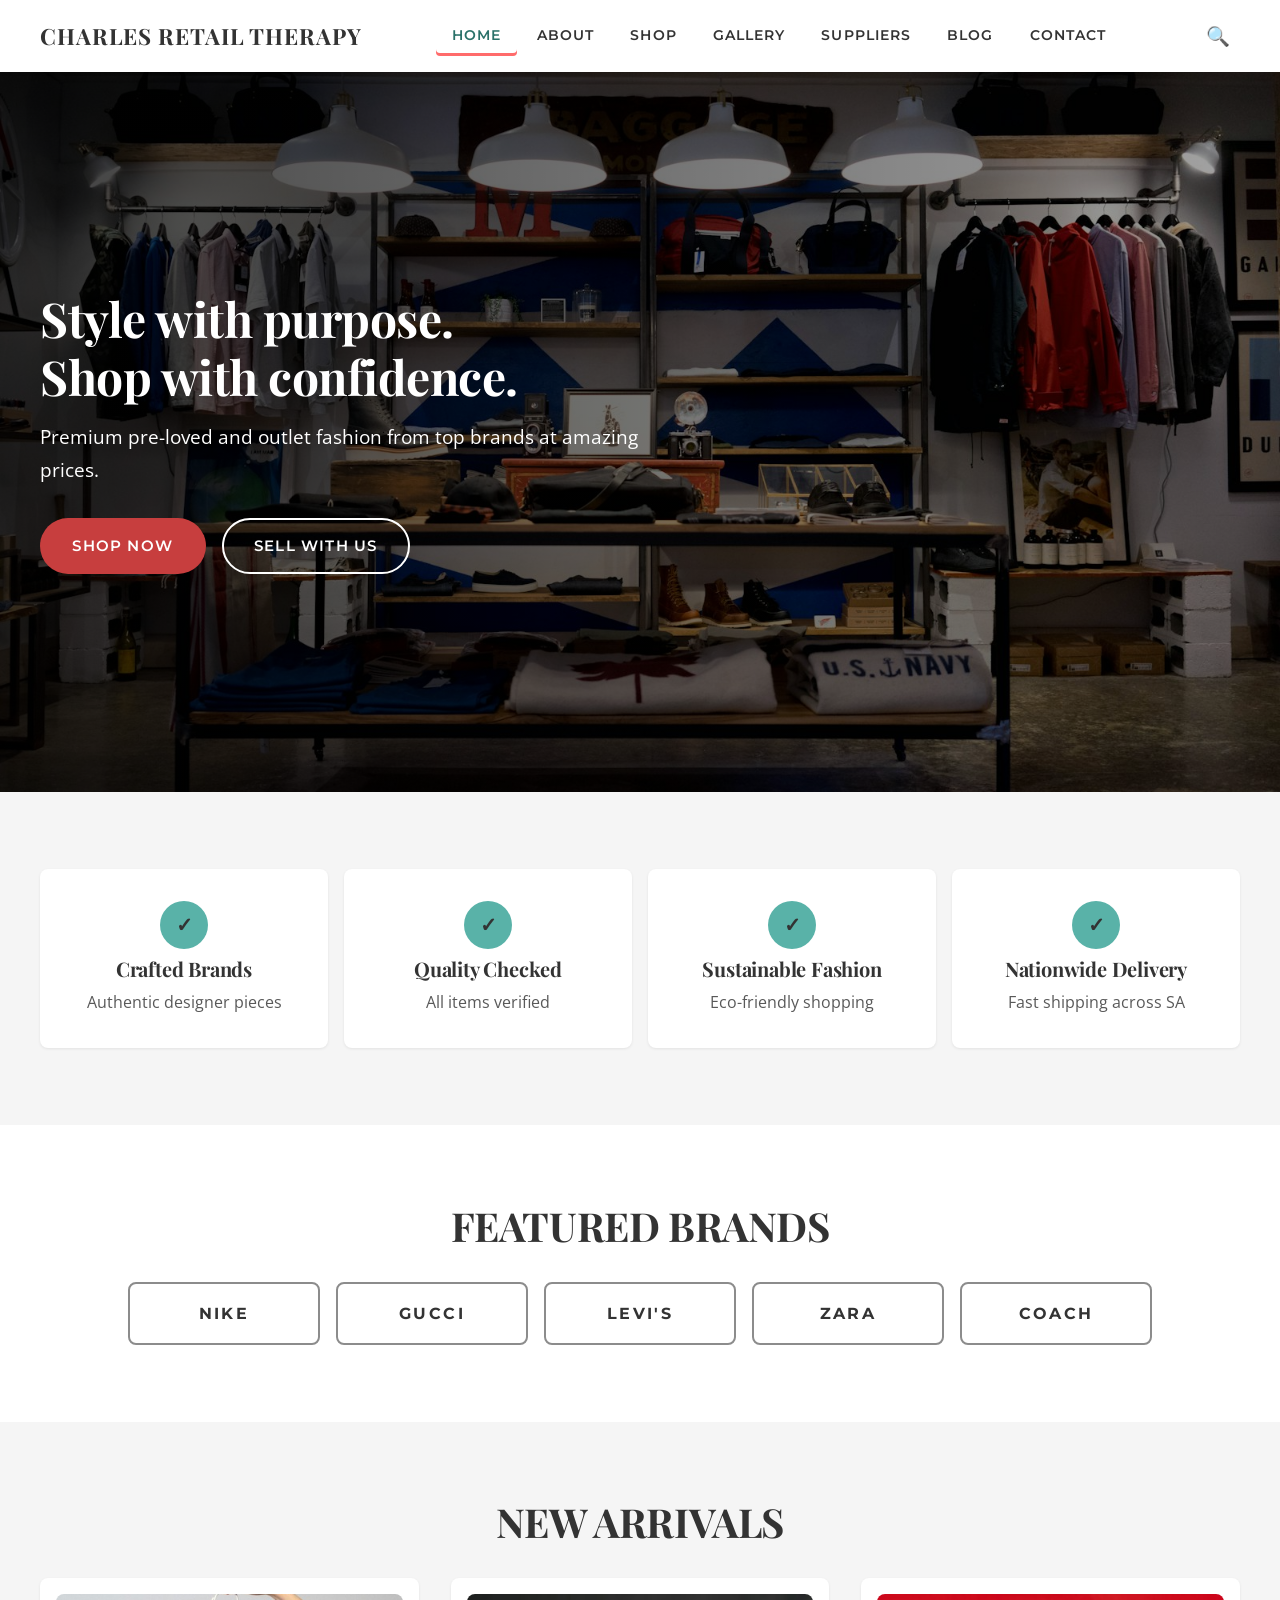
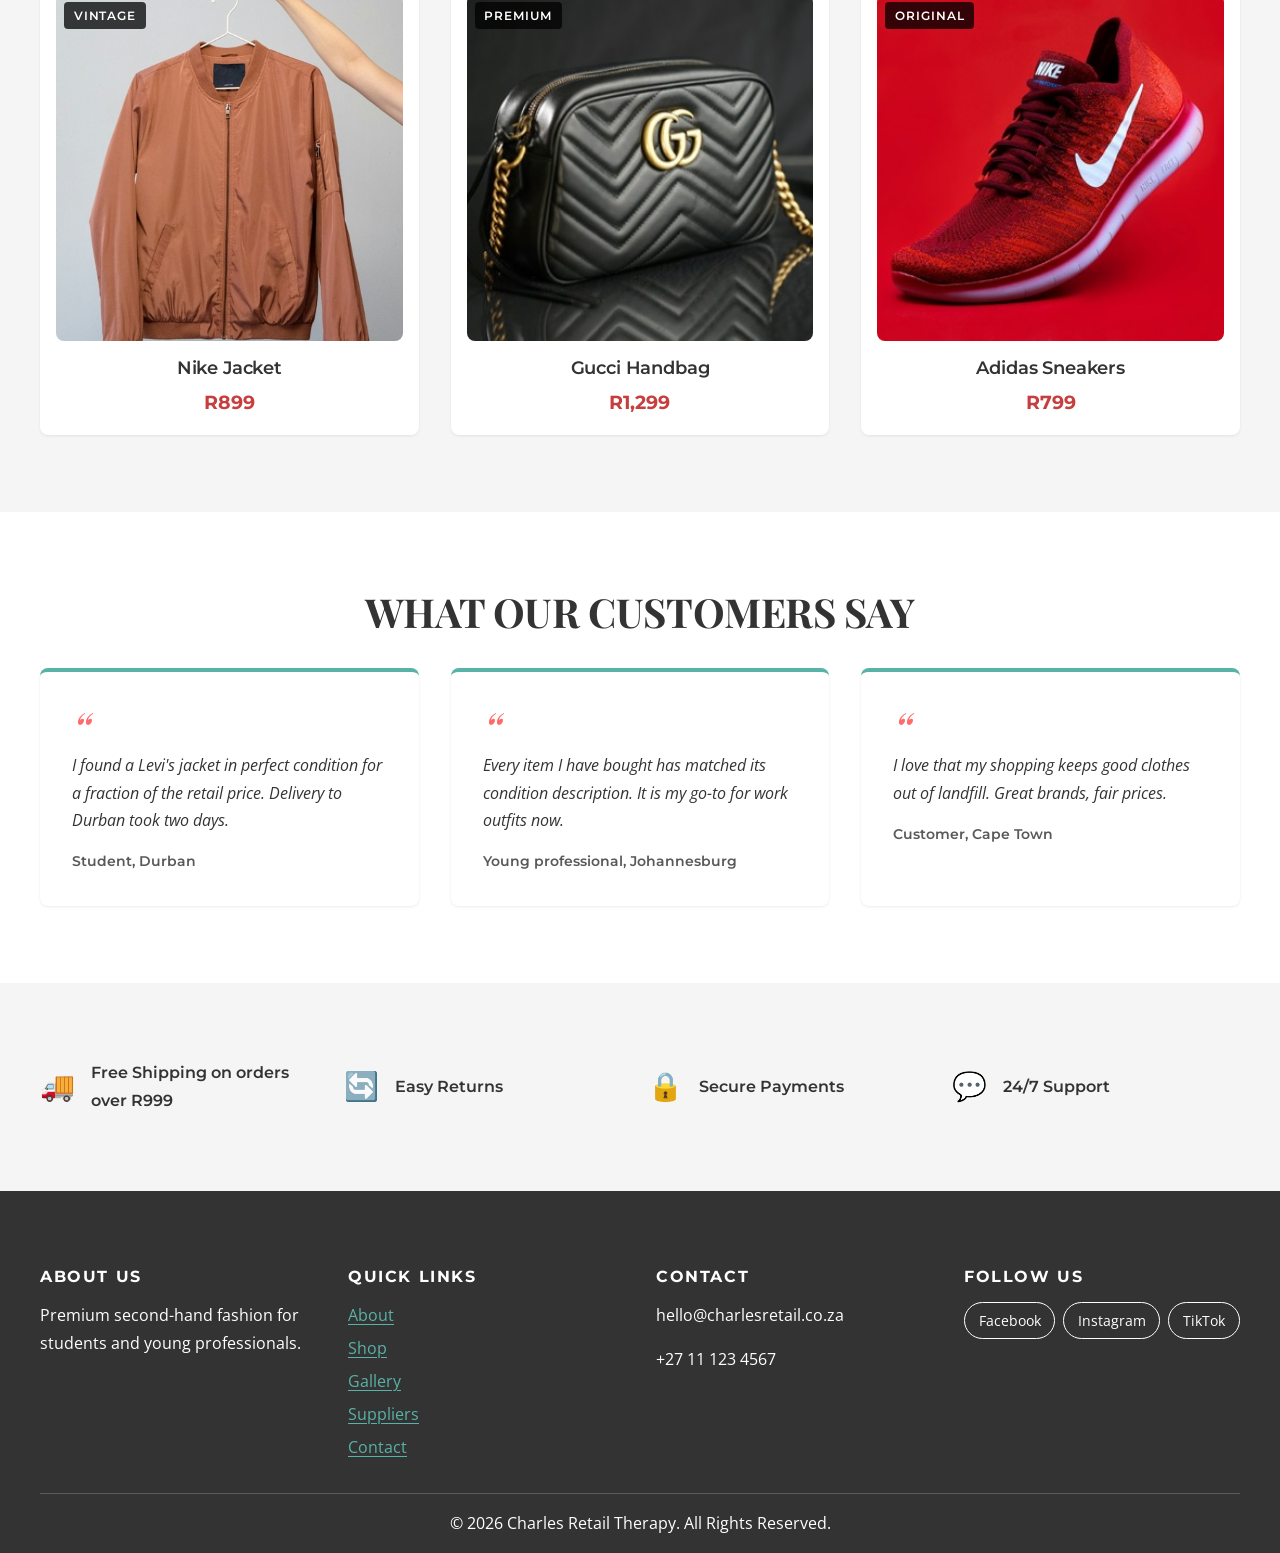
<file: index.html>
<!DOCTYPE html>
<html lang="en" class="no-js">
<head>
    <meta charset="UTF-8">
    <meta name="viewport" content="width=device-width, initial-scale=1.0">
    <meta name="description" content="Shop authentic pre-loved designer and sportswear brands like Nike, Gucci and Levi's at student-friendly prices. Quality checked, delivered across South Africa.">
    <meta name="keywords" content="second-hand designer clothes, pre-loved fashion South Africa, thrift Johannesburg, Charles Retail Therapy">
    <meta name="author" content="Tshiamo Mzimande">
    <meta property="og:title" content="Charles Retail Therapy | Second-Hand Designer Fashion SA">
    <meta property="og:description" content="Shop authentic pre-loved designer and sportswear brands like Nike, Gucci and Levi's at student-friendly prices. Quality checked, delivered across South Africa.">
    <meta property="og:type" content="website">
    <meta property="og:image" content="images/hero-store.jpg">
    <title>Charles Retail Therapy | Second-Hand Designer Fashion SA</title>
    <!-- Google Fonts: Playfair Display (headings), Montserrat (subheadings), Open Sans (body) -->
    <link rel="preconnect" href="https://fonts.googleapis.com">
    <link rel="preconnect" href="https://fonts.gstatic.com" crossorigin>
    <link rel="stylesheet" href="https://fonts.googleapis.com/css2?family=Montserrat:wght@500;600;700&family=Open+Sans:wght@400;600&family=Playfair+Display:wght@600;700&display=swap">
    <!-- Main stylesheet -->
    <link rel="stylesheet" href="style.css">
    <script>document.documentElement.classList.remove('no-js');</script>
    <script src="functions.js" defer></script>
</head>
<body>

    <a class="skip-link" href="#main-content">Skip to main content</a>

    <header class="site-header">
        <div class="container">
            <div class="logo">
                <p class="logo-title"><a href="index.html" class="logo-link">CHARLES RETAIL THERAPY</a></p>
            </div>
            <button class="nav-toggle" type="button" aria-expanded="false" aria-controls="main-nav">
                <span class="sr-only">Open menu</span>
                <span class="hamburger-bar" aria-hidden="true"></span>
                <span class="hamburger-bar" aria-hidden="true"></span>
                <span class="hamburger-bar" aria-hidden="true"></span>
            </button>
            <nav class="main-nav" id="main-nav" aria-label="Main navigation">
                <ul class="nav-list">
                    <li><a href="index.html" class="nav-link active" aria-current="page">Home</a></li>
                    <li><a href="about.html" class="nav-link">About</a></li>
                    <li><a href="products.html" class="nav-link">Shop</a></li>
                    <li><a href="gallery.html" class="nav-link">Gallery</a></li>
                    <li><a href="suppliers.html" class="nav-link">Suppliers</a></li>
                    <li><a href="blog.html" class="nav-link">Blog</a></li>
                    <li><a href="contact.html" class="nav-link">Contact</a></li>
                </ul>
            </nav>
            <a href="products.html" class="search-icon" aria-label="Search products"><span aria-hidden="true">&#128269;</span></a>
        </div>
    </header>

    <main id="main-content">

    <section class="hero">
        <div class="container">
            <div class="hero-content">
                <h1>Style with purpose.<br>Shop with confidence.</h1>
                <p>Premium pre-loved and outlet fashion from top brands at amazing prices.</p>
                <div class="hero-actions">
                    <a href="products.html" class="btn-primary">Shop Now</a>
                    <a href="suppliers.html" class="btn-secondary">Sell With Us</a>
                </div>
            </div>
        </div>
    </section>

    <section class="features">
        <div class="container features-grid">
            <div class="feature-item">
                <span class="feature-icon" aria-hidden="true">&#10003;</span>
                <h3>Crafted Brands</h3>
                <p>Authentic designer pieces</p>
            </div>
            <div class="feature-item">
                <span class="feature-icon" aria-hidden="true">&#10003;</span>
                <h3>Quality Checked</h3>
                <p>All items verified</p>
            </div>
            <div class="feature-item">
                <span class="feature-icon" aria-hidden="true">&#10003;</span>
                <h3>Sustainable Fashion</h3>
                <p>Eco-friendly shopping</p>
            </div>
            <div class="feature-item">
                <span class="feature-icon" aria-hidden="true">&#10003;</span>
                <h3>Nationwide Delivery</h3>
                <p>Fast shipping across SA</p>
            </div>
        </div>
    </section>

    <section class="featured-brands">
        <div class="container">
            <h2>FEATURED BRANDS</h2>
            <div class="brand-grid">
                <div class="brand-item">NIKE</div>
                <div class="brand-item">GUCCI</div>
                <div class="brand-item">LEVI'S</div>
                <div class="brand-item">ZARA</div>
                <div class="brand-item">COACH</div>
            </div>
        </div>
    </section>

    <section class="new-arrivals">
        <div class="container">
            <h2>NEW ARRIVALS</h2>
            <div class="product-grid">
                <div class="product-item">
                    <div class="product-image">
                        <img src="images/nike-jacket.jpg" srcset="images/nike-jacket-480.jpg 480w, images/nike-jacket.jpg 900w" sizes="(max-width: 768px) 100vw, (max-width: 1024px) 50vw, 400px" alt="Rust-coloured bomber jacket on a hanger" width="900" height="1200" loading="lazy">
                        <span class="image-tag">VINTAGE</span>
                    </div>
                    <h4>Nike Jacket</h4>
                    <p class="price">R899</p>
                </div>
                <div class="product-item">
                    <div class="product-image">
                        <img src="images/gucci-handbag.jpg" srcset="images/gucci-handbag-480.jpg 480w, images/gucci-handbag.jpg 900w" sizes="(max-width: 768px) 100vw, (max-width: 1024px) 50vw, 400px" alt="Black quilted Gucci crossbody bag with gold chain" width="900" height="601" loading="lazy">
                        <span class="image-tag">PREMIUM</span>
                    </div>
                    <h4>Gucci Handbag</h4>
                    <p class="price">R1,299</p>
                </div>
                <div class="product-item">
                    <div class="product-image">
                        <img src="images/sneakers.jpg" srcset="images/sneakers-480.jpg 480w, images/sneakers.jpg 900w" sizes="(max-width: 768px) 100vw, (max-width: 1024px) 50vw, 400px" alt="Red running sneaker on a red background" width="900" height="600" loading="lazy">
                        <span class="image-tag">ORIGINAL</span>
                    </div>
                    <h4>Adidas Sneakers</h4>
                    <p class="price">R799</p>
                </div>
            </div>
        </div>
    </section>

    <section class="testimonials">
        <div class="container">
            <h2>WHAT OUR CUSTOMERS SAY</h2>
            <div class="testimonial-grid">
                <figure class="testimonial-card">
                    <blockquote class="testimonial-quote">
                        <p>I found a Levi's jacket in perfect condition for a fraction of the retail price. Delivery to Durban took two days.</p>
                    </blockquote>
                    <figcaption class="testimonial-author">Student, Durban</figcaption>
                </figure>
                <figure class="testimonial-card">
                    <blockquote class="testimonial-quote">
                        <p>Every item I have bought has matched its condition description. It is my go-to for work outfits now.</p>
                    </blockquote>
                    <figcaption class="testimonial-author">Young professional, Johannesburg</figcaption>
                </figure>
                <figure class="testimonial-card">
                    <blockquote class="testimonial-quote">
                        <p>I love that my shopping keeps good clothes out of landfill. Great brands, fair prices.</p>
                    </blockquote>
                    <figcaption class="testimonial-author">Customer, Cape Town</figcaption>
                </figure>
            </div>
        </div>
    </section>

    <section class="benefits">
        <div class="container benefits-grid">
            <div class="benefit-item">
                <span class="benefit-icon" aria-hidden="true">&#128666;</span>
                <p>Free Shipping on orders over R999</p>
            </div>
            <div class="benefit-item">
                <span class="benefit-icon" aria-hidden="true">&#128260;</span>
                <p>Easy Returns</p>
            </div>
            <div class="benefit-item">
                <span class="benefit-icon" aria-hidden="true">&#128274;</span>
                <p>Secure Payments</p>
            </div>
            <div class="benefit-item">
                <span class="benefit-icon" aria-hidden="true">&#128172;</span>
                <p>24/7 Support</p>
            </div>
        </div>
    </section>

    </main>

    <footer class="site-footer">
        <div class="container">
            <div class="footer-content">
                <div class="footer-section">
                    <h4>About Us</h4>
                    <p>Premium second-hand fashion for students and young professionals.</p>
                </div>
                <div class="footer-section">
                    <h4>Quick Links</h4>
                    <ul>
                        <li><a href="about.html">About</a></li>
                        <li><a href="products.html">Shop</a></li>
                        <li><a href="gallery.html">Gallery</a></li>
                        <li><a href="suppliers.html">Suppliers</a></li>
                        <li><a href="contact.html">Contact</a></li>
                    </ul>
                </div>
                <div class="footer-section">
                    <h4>Contact</h4>
                    <p>hello@charlesretail.co.za</p>
                    <p>+27 11 123 4567</p>
                </div>
                <div class="footer-section">
                    <h4>Follow Us</h4>
                    <div class="social-icons">
                        <span>Facebook</span>
                        <span>Instagram</span>
                        <span>TikTok</span>
                    </div>
                </div>
            </div>
            <div class="footer-bottom">
                <p>&copy; 2026 Charles Retail Therapy. All Rights Reserved.</p>
            </div>
        </div>
    </footer>

</body>
</html>
</file>
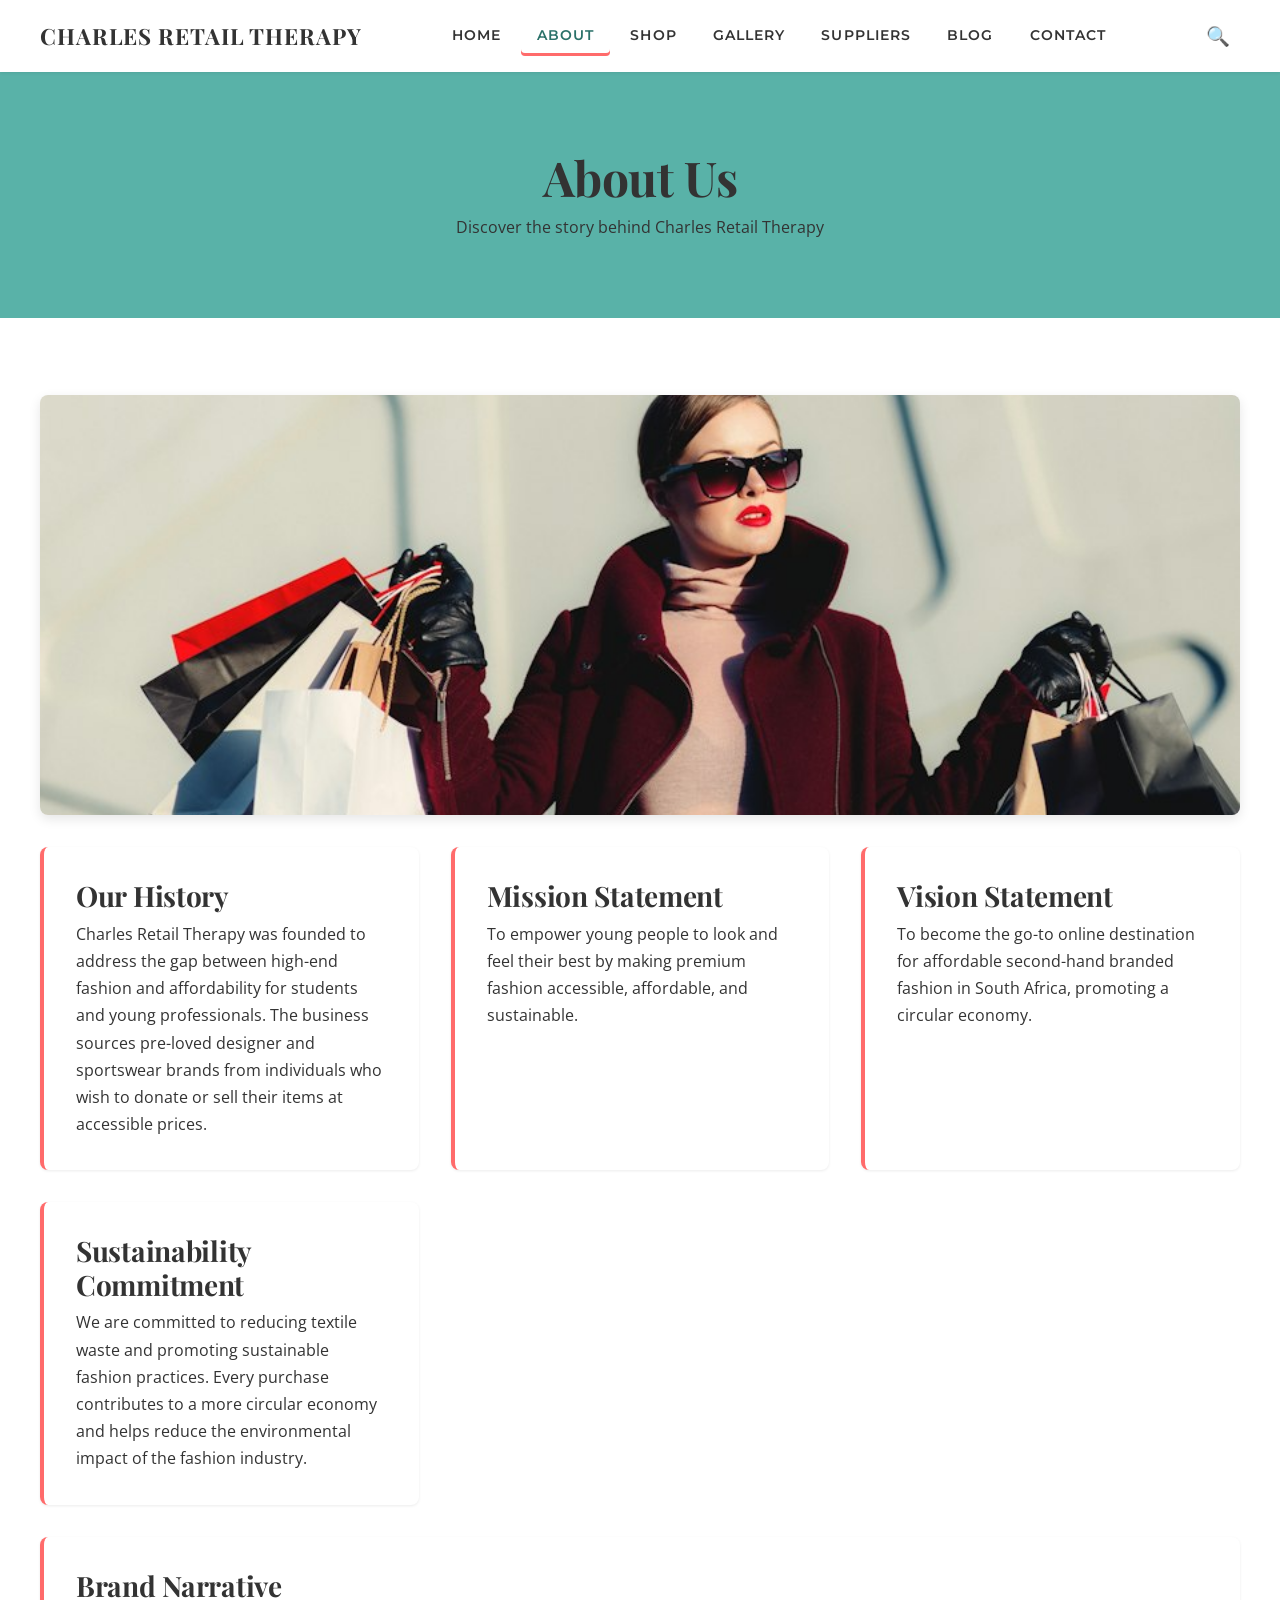
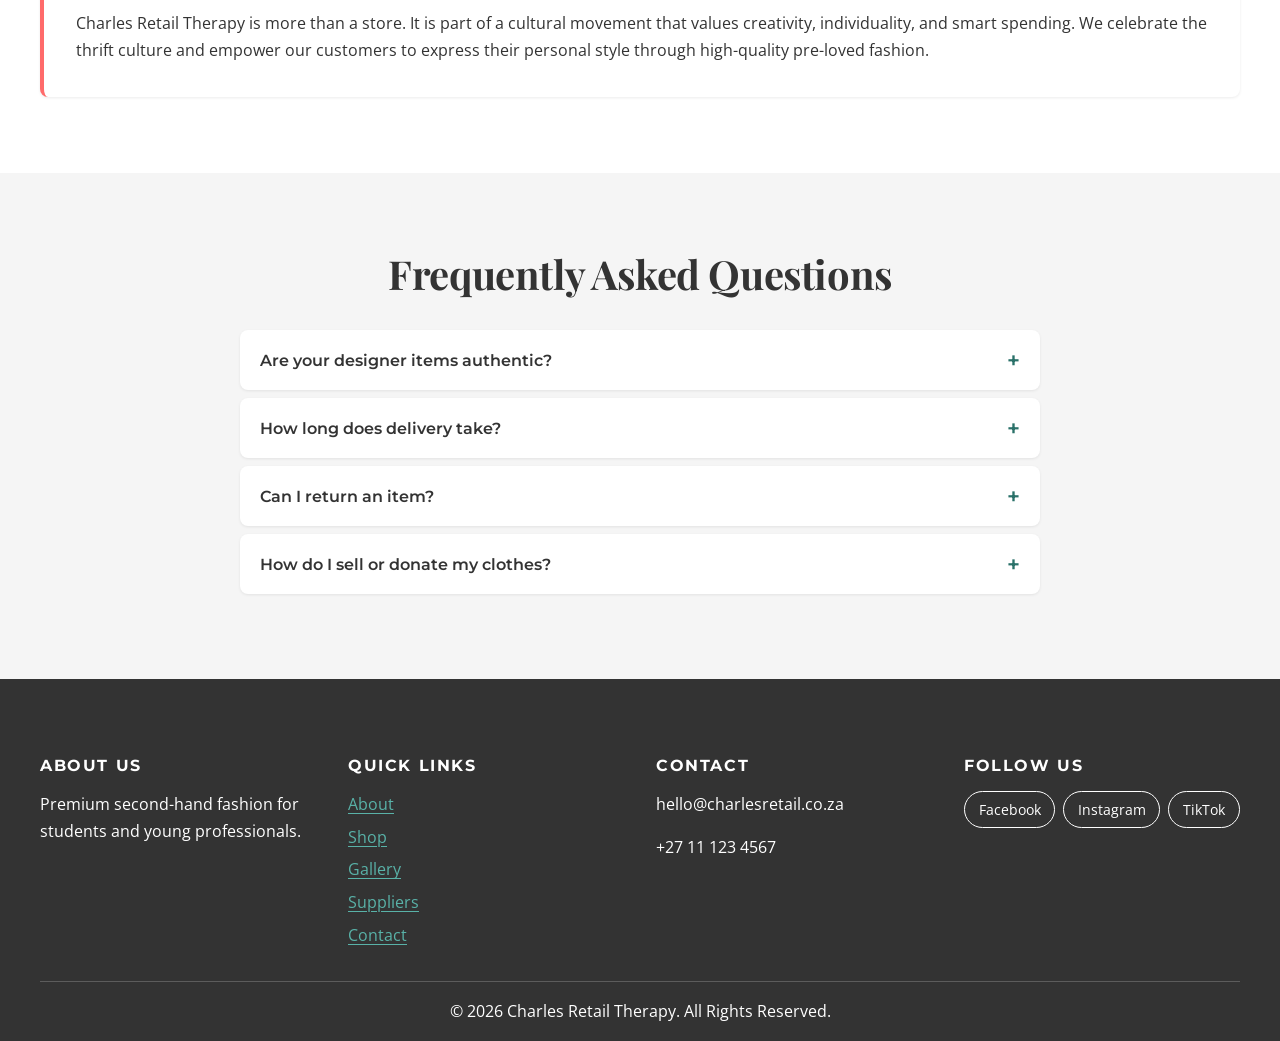
<file: about.html>
<!DOCTYPE html>
<html lang="en" class="no-js">
<head>
    <meta charset="UTF-8">
    <meta name="viewport" content="width=device-width, initial-scale=1.0">
    <meta name="description" content="Learn how Charles Retail Therapy makes luxury fashion affordable for students and young professionals while cutting textile waste through circular fashion.">
    <meta name="keywords" content="about Charles Retail Therapy, sustainable fashion, circular economy, affordable luxury clothing">
    <meta name="author" content="Tshiamo Mzimande">
    <meta property="og:title" content="About Charles Retail Therapy | Sustainable Fashion Story">
    <meta property="og:description" content="Learn how Charles Retail Therapy makes luxury fashion affordable for students and young professionals while cutting textile waste through circular fashion.">
    <meta property="og:type" content="website">
    <meta property="og:image" content="images/hero-store.jpg">
    <title>About Charles Retail Therapy | Sustainable Fashion Story</title>
    <!-- Google Fonts: Playfair Display (headings), Montserrat (subheadings), Open Sans (body) -->
    <link rel="preconnect" href="https://fonts.googleapis.com">
    <link rel="preconnect" href="https://fonts.gstatic.com" crossorigin>
    <link rel="stylesheet" href="https://fonts.googleapis.com/css2?family=Montserrat:wght@500;600;700&family=Open+Sans:wght@400;600&family=Playfair+Display:wght@600;700&display=swap">
    <!-- Main stylesheet -->
    <link rel="stylesheet" href="style.css">
    <script>document.documentElement.classList.remove('no-js');</script>
    <script src="functions.js" defer></script>
</head>
<body>

    <a class="skip-link" href="#main-content">Skip to main content</a>

    <header class="site-header">
        <div class="container">
            <div class="logo">
                <p class="logo-title"><a href="index.html" class="logo-link">CHARLES RETAIL THERAPY</a></p>
            </div>
            <button class="nav-toggle" type="button" aria-expanded="false" aria-controls="main-nav">
                <span class="sr-only">Open menu</span>
                <span class="hamburger-bar" aria-hidden="true"></span>
                <span class="hamburger-bar" aria-hidden="true"></span>
                <span class="hamburger-bar" aria-hidden="true"></span>
            </button>
            <nav class="main-nav" id="main-nav" aria-label="Main navigation">
                <ul class="nav-list">
                    <li><a href="index.html" class="nav-link">Home</a></li>
                    <li><a href="about.html" class="nav-link active" aria-current="page">About</a></li>
                    <li><a href="products.html" class="nav-link">Shop</a></li>
                    <li><a href="gallery.html" class="nav-link">Gallery</a></li>
                    <li><a href="suppliers.html" class="nav-link">Suppliers</a></li>
                    <li><a href="blog.html" class="nav-link">Blog</a></li>
                    <li><a href="contact.html" class="nav-link">Contact</a></li>
                </ul>
            </nav>
            <a href="products.html" class="search-icon" aria-label="Search products"><span aria-hidden="true">&#128269;</span></a>
        </div>
    </header>

    <main id="main-content">

    <section class="page-header">
        <div class="container">
            <h1>About Us</h1>
            <p>Discover the story behind Charles Retail Therapy</p>
        </div>
    </section>

    <section class="about-content">
        <div class="container">
            <picture>
                <source media="(max-width: 480px)" srcset="images/shopping-480.jpg">
                <img class="section-image" src="images/shopping.jpg" alt="Woman in sunglasses carrying shopping bags" width="900" height="600" loading="lazy">
            </picture>
            <div class="about-grid">
                <div class="about-text">
                    <h3>Our History</h3>
                    <p>Charles Retail Therapy was founded to address the gap between high-end fashion and affordability for students and young professionals. The business sources pre-loved designer and sportswear brands from individuals who wish to donate or sell their items at accessible prices.</p>
                </div>
                <div class="about-text">
                    <h3>Mission Statement</h3>
                    <p>To empower young people to look and feel their best by making premium fashion accessible, affordable, and sustainable.</p>
                </div>
                <div class="about-text">
                    <h3>Vision Statement</h3>
                    <p>To become the go-to online destination for affordable second-hand branded fashion in South Africa, promoting a circular economy.</p>
                </div>
                <div class="about-text">
                    <h3>Sustainability Commitment</h3>
                    <p>We are committed to reducing textile waste and promoting sustainable fashion practices. Every purchase contributes to a more circular economy and helps reduce the environmental impact of the fashion industry.</p>
                </div>
                <div class="about-text">
                    <h3>Brand Narrative</h3>
                    <p>Charles Retail Therapy is more than a store. It is part of a cultural movement that values creativity, individuality, and smart spending. We celebrate the thrift culture and empower our customers to express their personal style through high-quality pre-loved fashion.</p>
                </div>
            </div>
        </div>
    </section>

    <section class="faq">
        <div class="container">
            <h2>Frequently Asked Questions</h2>
            <div class="accordion">
                <div class="accordion-item">
                    <h3><button type="button" class="accordion-trigger" aria-expanded="false" aria-controls="faq-1">Are your designer items authentic?</button></h3>
                    <div class="accordion-panel" id="faq-1" hidden><p>Yes. Every item is checked for brand labels, stitching and materials before it is listed, and we grade its condition honestly.</p></div>
                </div>
                <div class="accordion-item">
                    <h3><button type="button" class="accordion-trigger" aria-expanded="false" aria-controls="faq-2">How long does delivery take?</button></h3>
                    <div class="accordion-panel" id="faq-2" hidden><p>Orders reach major centres (Johannesburg, Durban, Cape Town) in 2–4 working days. Shipping is free on orders over R999.</p></div>
                </div>
                <div class="accordion-item">
                    <h3><button type="button" class="accordion-trigger" aria-expanded="false" aria-controls="faq-3">Can I return an item?</button></h3>
                    <div class="accordion-panel" id="faq-3" hidden><p>You can return any item within 14 days if it does not match its description. Contact us and we will arrange the collection.</p></div>
                </div>
                <div class="accordion-item">
                    <h3><button type="button" class="accordion-trigger" aria-expanded="false" aria-controls="faq-4">How do I sell or donate my clothes?</button></h3>
                    <div class="accordion-panel" id="faq-4" hidden><p>Fill in the enquiry form on our <a href="suppliers.html">Suppliers page</a>. You will get an instant estimated payout and we will contact you within two working days.</p></div>
                </div>
            </div>
        </div>
    </section>

    </main>

    <footer class="site-footer">
        <div class="container">
            <div class="footer-content">
                <div class="footer-section">
                    <h4>About Us</h4>
                    <p>Premium second-hand fashion for students and young professionals.</p>
                </div>
                <div class="footer-section">
                    <h4>Quick Links</h4>
                    <ul>
                        <li><a href="about.html">About</a></li>
                        <li><a href="products.html">Shop</a></li>
                        <li><a href="gallery.html">Gallery</a></li>
                        <li><a href="suppliers.html">Suppliers</a></li>
                        <li><a href="contact.html">Contact</a></li>
                    </ul>
                </div>
                <div class="footer-section">
                    <h4>Contact</h4>
                    <p>hello@charlesretail.co.za</p>
                    <p>+27 11 123 4567</p>
                </div>
                <div class="footer-section">
                    <h4>Follow Us</h4>
                    <div class="social-icons">
                        <span>Facebook</span>
                        <span>Instagram</span>
                        <span>TikTok</span>
                    </div>
                </div>
            </div>
            <div class="footer-bottom">
                <p>&copy; 2026 Charles Retail Therapy. All Rights Reserved.</p>
            </div>
        </div>
    </footer>

</body>
</html>
</file>
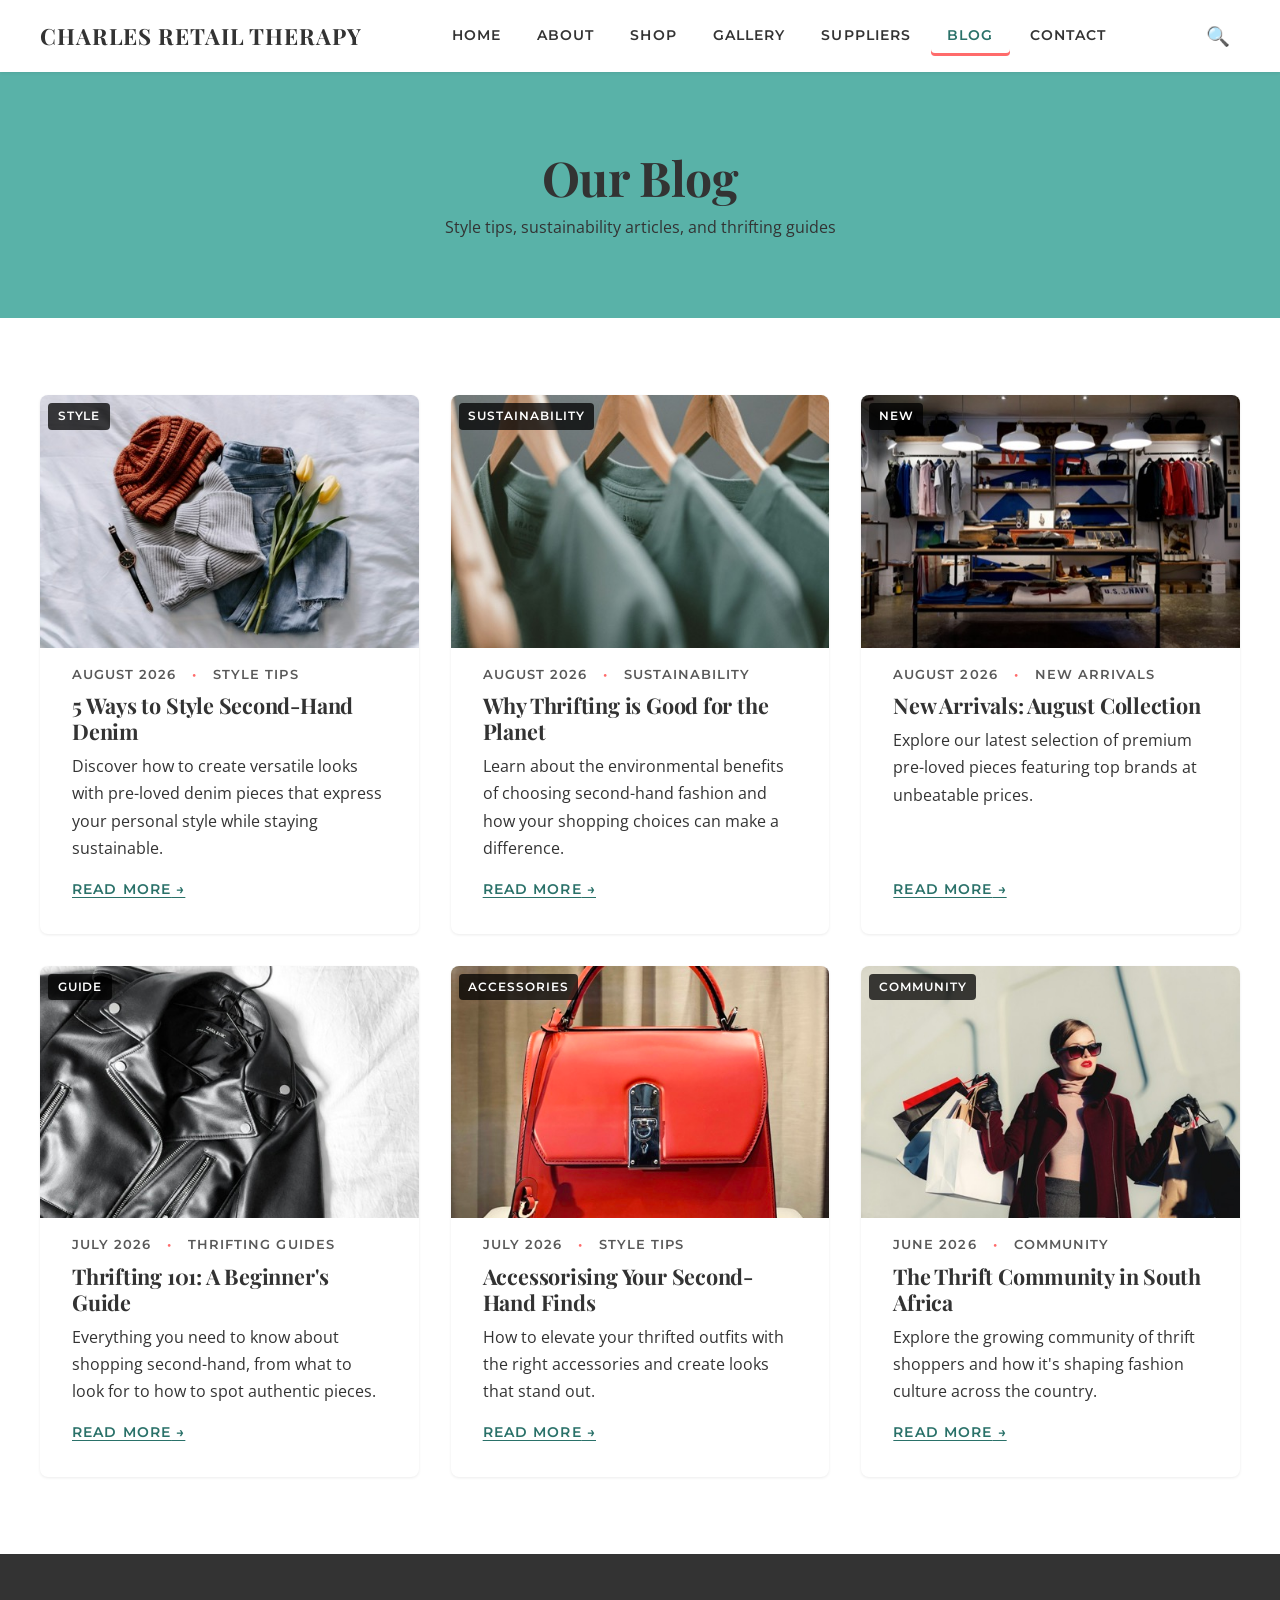
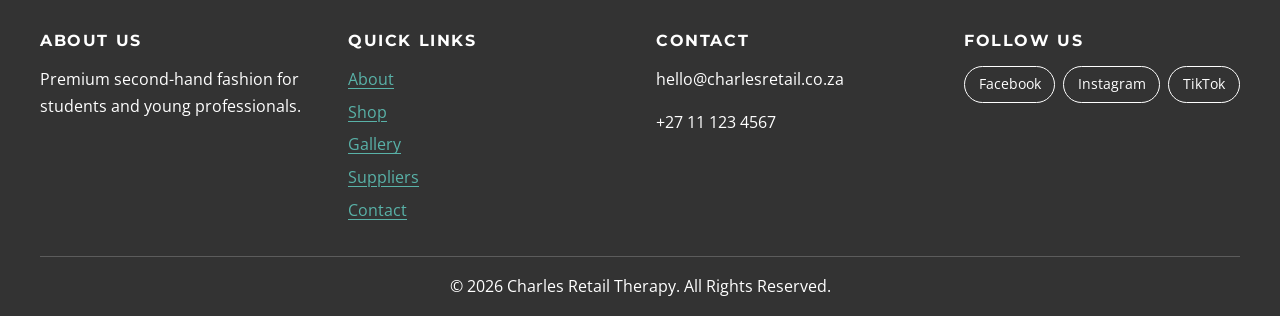
<file: blog.html>
<!DOCTYPE html>
<html lang="en" class="no-js">
<head>
    <meta charset="UTF-8">
    <meta name="viewport" content="width=device-width, initial-scale=1.0">
    <meta name="description" content="Read style tips, sustainable fashion advice and new arrival updates from Charles Retail Therapy, South Africa's home of pre-loved designer clothing.">
    <meta name="keywords" content="sustainable fashion blog, thrift style tips, pre-loved fashion news, circular fashion South Africa">
    <meta name="author" content="Tshiamo Mzimande">
    <meta property="og:title" content="Style & Sustainability Blog | Charles Retail Therapy">
    <meta property="og:description" content="Read style tips, sustainable fashion advice and new arrival updates from Charles Retail Therapy, South Africa's home of pre-loved designer clothing.">
    <meta property="og:type" content="website">
    <meta property="og:image" content="images/hero-store.jpg">
    <title>Style & Sustainability Blog | Charles Retail Therapy</title>
    <!-- Google Fonts: Playfair Display (headings), Montserrat (subheadings), Open Sans (body) -->
    <link rel="preconnect" href="https://fonts.googleapis.com">
    <link rel="preconnect" href="https://fonts.gstatic.com" crossorigin>
    <link rel="stylesheet" href="https://fonts.googleapis.com/css2?family=Montserrat:wght@500;600;700&family=Open+Sans:wght@400;600&family=Playfair+Display:wght@600;700&display=swap">
    <!-- Main stylesheet -->
    <link rel="stylesheet" href="style.css">
    <script>document.documentElement.classList.remove('no-js');</script>
    <script src="functions.js" defer></script>
</head>
<body>

    <a class="skip-link" href="#main-content">Skip to main content</a>

    <header class="site-header">
        <div class="container">
            <div class="logo">
                <p class="logo-title"><a href="index.html" class="logo-link">CHARLES RETAIL THERAPY</a></p>
            </div>
            <button class="nav-toggle" type="button" aria-expanded="false" aria-controls="main-nav">
                <span class="sr-only">Open menu</span>
                <span class="hamburger-bar" aria-hidden="true"></span>
                <span class="hamburger-bar" aria-hidden="true"></span>
                <span class="hamburger-bar" aria-hidden="true"></span>
            </button>
            <nav class="main-nav" id="main-nav" aria-label="Main navigation">
                <ul class="nav-list">
                    <li><a href="index.html" class="nav-link">Home</a></li>
                    <li><a href="about.html" class="nav-link">About</a></li>
                    <li><a href="products.html" class="nav-link">Shop</a></li>
                    <li><a href="gallery.html" class="nav-link">Gallery</a></li>
                    <li><a href="suppliers.html" class="nav-link">Suppliers</a></li>
                    <li><a href="blog.html" class="nav-link active" aria-current="page">Blog</a></li>
                    <li><a href="contact.html" class="nav-link">Contact</a></li>
                </ul>
            </nav>
            <a href="products.html" class="search-icon" aria-label="Search products"><span aria-hidden="true">&#128269;</span></a>
        </div>
    </header>

    <main id="main-content">

    <section class="page-header">
        <div class="container">
            <h1>Our Blog</h1>
            <p>Style tips, sustainability articles, and thrifting guides</p>
        </div>
    </section>

    <section class="blog-content">
        <div class="container">
            <div class="blog-grid">
                <article class="blog-post">
                    <div class="blog-image">
                        <img src="images/outfit-flatlay.jpg" srcset="images/outfit-flatlay-480.jpg 480w, images/outfit-flatlay.jpg 900w" sizes="(max-width: 768px) 100vw, (max-width: 1024px) 50vw, 400px" alt="Flat lay of jeans, knit jumper, beanie and watch" width="900" height="600" loading="lazy">
                        <span class="image-tag">STYLE</span>
                    </div>
                    <div class="blog-meta">
                        <span>August 2026</span>
                        <span>Style Tips</span>
                    </div>
                    <h3>5 Ways to Style Second-Hand Denim</h3>
                    <p>Discover how to create versatile looks with pre-loved denim pieces that express your personal style while staying sustainable.</p>
                    <a href="#" class="read-more">Read More</a>
                </article>

                <article class="blog-post">
                    <div class="blog-image">
                        <img src="images/tshirt-rack.jpg" srcset="images/tshirt-rack-480.jpg 480w, images/tshirt-rack.jpg 900w" sizes="(max-width: 768px) 100vw, (max-width: 1024px) 50vw, 400px" alt="Green T-shirts hanging on wooden hangers" width="900" height="600" loading="lazy">
                        <span class="image-tag">SUSTAINABILITY</span>
                    </div>
                    <div class="blog-meta">
                        <span>August 2026</span>
                        <span>Sustainability</span>
                    </div>
                    <h3>Why Thrifting is Good for the Planet</h3>
                    <p>Learn about the environmental benefits of choosing second-hand fashion and how your shopping choices can make a difference.</p>
                    <a href="#" class="read-more">Read More</a>
                </article>

                <article class="blog-post">
                    <div class="blog-image">
                        <img src="images/hero-store.jpg" srcset="images/hero-store-480.jpg 480w, images/hero-store.jpg 900w" sizes="(max-width: 768px) 100vw, (max-width: 1024px) 50vw, 400px" alt="Inside a clothing boutique with stocked shelves and rails" width="900" height="601" loading="lazy">
                        <span class="image-tag">NEW</span>
                    </div>
                    <div class="blog-meta">
                        <span>August 2026</span>
                        <span>New Arrivals</span>
                    </div>
                    <h3>New Arrivals: August Collection</h3>
                    <p>Explore our latest selection of premium pre-loved pieces featuring top brands at unbeatable prices.</p>
                    <a href="#" class="read-more">Read More</a>
                </article>

                <article class="blog-post">
                    <div class="blog-image">
                        <img src="images/leather-jacket.jpg" srcset="images/leather-jacket-480.jpg 480w, images/leather-jacket.jpg 900w" sizes="(max-width: 768px) 100vw, (max-width: 1024px) 50vw, 400px" alt="Black leather biker jacket on a hanger" width="900" height="1200" loading="lazy">
                        <span class="image-tag">GUIDE</span>
                    </div>
                    <div class="blog-meta">
                        <span>July 2026</span>
                        <span>Thrifting Guides</span>
                    </div>
                    <h3>Thrifting 101: A Beginner's Guide</h3>
                    <p>Everything you need to know about shopping second-hand, from what to look for to how to spot authentic pieces.</p>
                    <a href="#" class="read-more">Read More</a>
                </article>

                <article class="blog-post">
                    <div class="blog-image">
                        <img src="images/coach-bag.jpg" srcset="images/coach-bag-480.jpg 480w, images/coach-bag.jpg 900w" sizes="(max-width: 768px) 100vw, (max-width: 1024px) 50vw, 400px" alt="Red leather top-handle handbag" width="900" height="1200" loading="lazy">
                        <span class="image-tag">ACCESSORIES</span>
                    </div>
                    <div class="blog-meta">
                        <span>July 2026</span>
                        <span>Style Tips</span>
                    </div>
                    <h3>Accessorising Your Second-Hand Finds</h3>
                    <p>How to elevate your thrifted outfits with the right accessories and create looks that stand out.</p>
                    <a href="#" class="read-more">Read More</a>
                </article>

                <article class="blog-post">
                    <div class="blog-image">
                        <img src="images/shopping.jpg" srcset="images/shopping-480.jpg 480w, images/shopping.jpg 900w" sizes="(max-width: 768px) 100vw, (max-width: 1024px) 50vw, 400px" alt="Woman in sunglasses carrying shopping bags" width="900" height="600" loading="lazy">
                        <span class="image-tag">COMMUNITY</span>
                    </div>
                    <div class="blog-meta">
                        <span>June 2026</span>
                        <span>Community</span>
                    </div>
                    <h3>The Thrift Community in South Africa</h3>
                    <p>Explore the growing community of thrift shoppers and how it's shaping fashion culture across the country.</p>
                    <a href="#" class="read-more">Read More</a>
                </article>
            </div>
        </div>
    </section>

    </main>

    <footer class="site-footer">
        <div class="container">
            <div class="footer-content">
                <div class="footer-section">
                    <h4>About Us</h4>
                    <p>Premium second-hand fashion for students and young professionals.</p>
                </div>
                <div class="footer-section">
                    <h4>Quick Links</h4>
                    <ul>
                        <li><a href="about.html">About</a></li>
                        <li><a href="products.html">Shop</a></li>
                        <li><a href="gallery.html">Gallery</a></li>
                        <li><a href="suppliers.html">Suppliers</a></li>
                        <li><a href="contact.html">Contact</a></li>
                    </ul>
                </div>
                <div class="footer-section">
                    <h4>Contact</h4>
                    <p>hello@charlesretail.co.za</p>
                    <p>+27 11 123 4567</p>
                </div>
                <div class="footer-section">
                    <h4>Follow Us</h4>
                    <div class="social-icons">
                        <span>Facebook</span>
                        <span>Instagram</span>
                        <span>TikTok</span>
                    </div>
                </div>
            </div>
            <div class="footer-bottom">
                <p>&copy; 2026 Charles Retail Therapy. All Rights Reserved.</p>
            </div>
        </div>
    </footer>

</body>
</html>
</file>
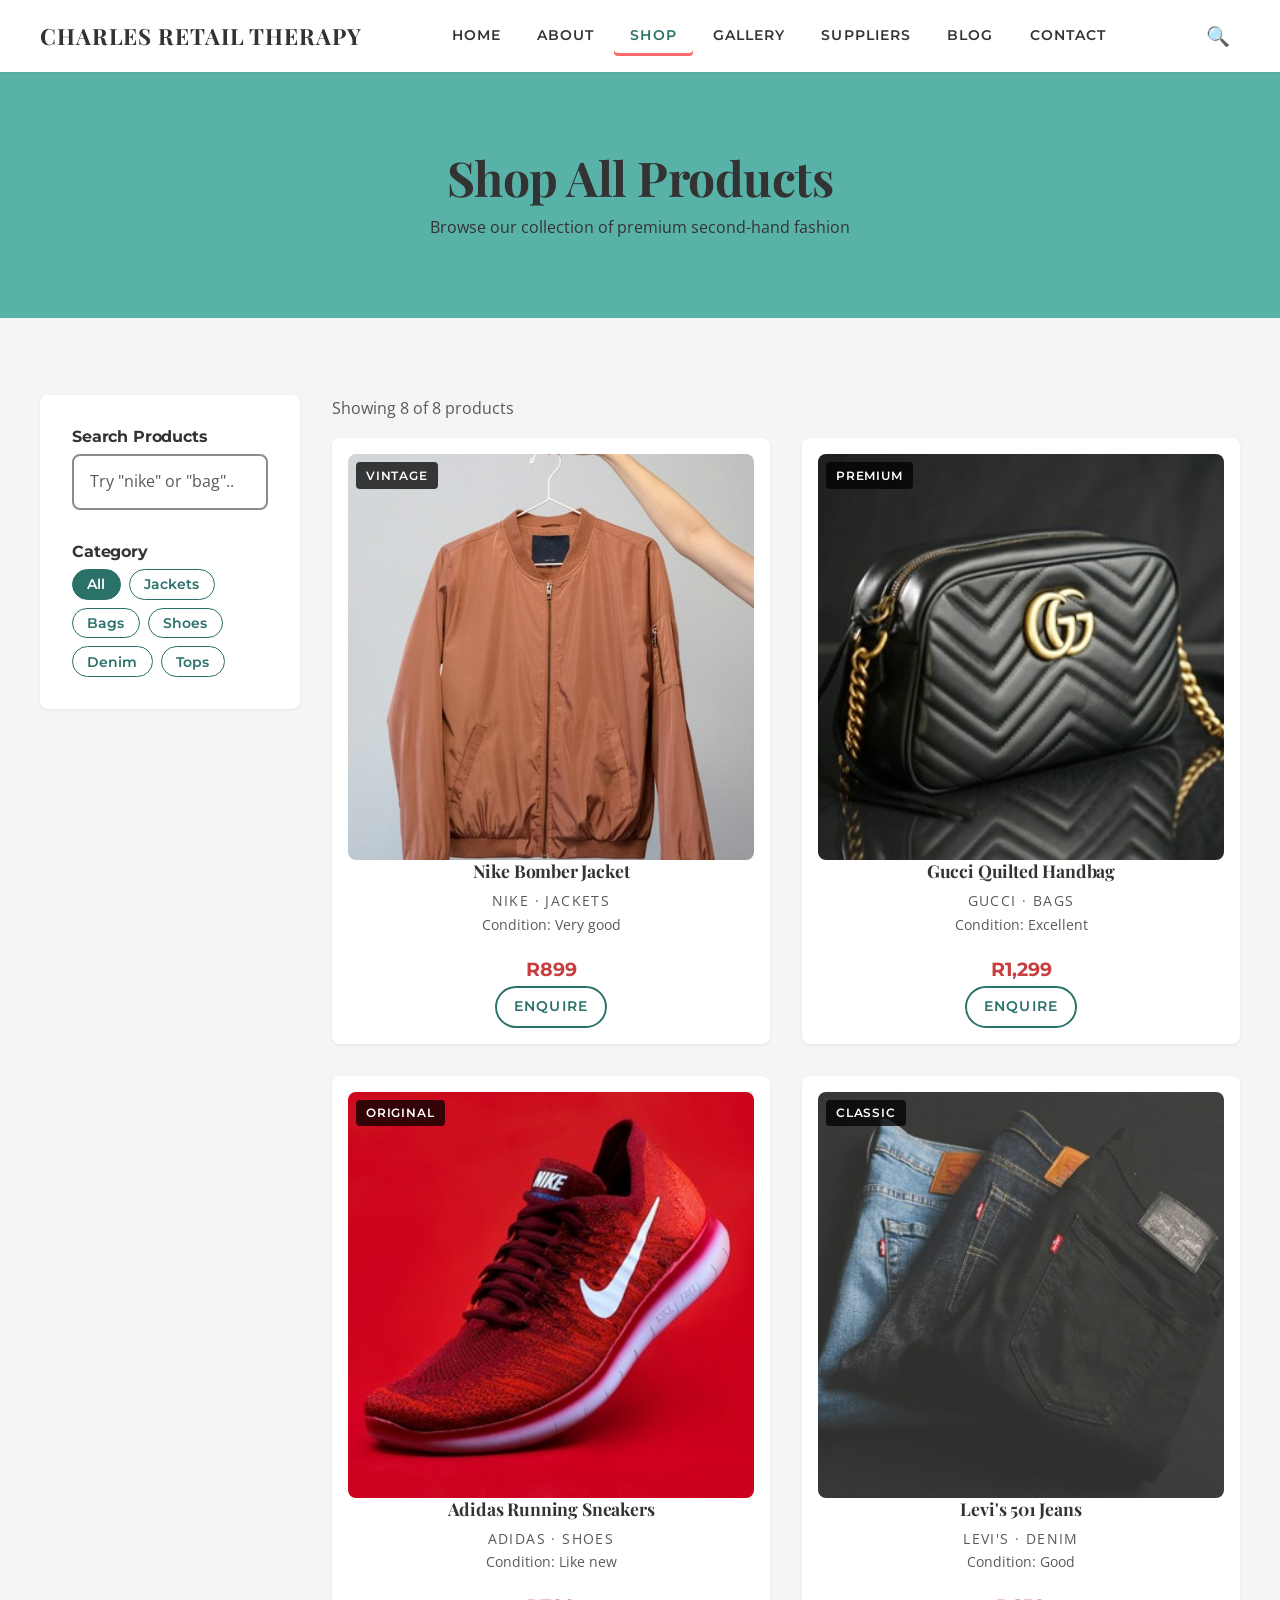
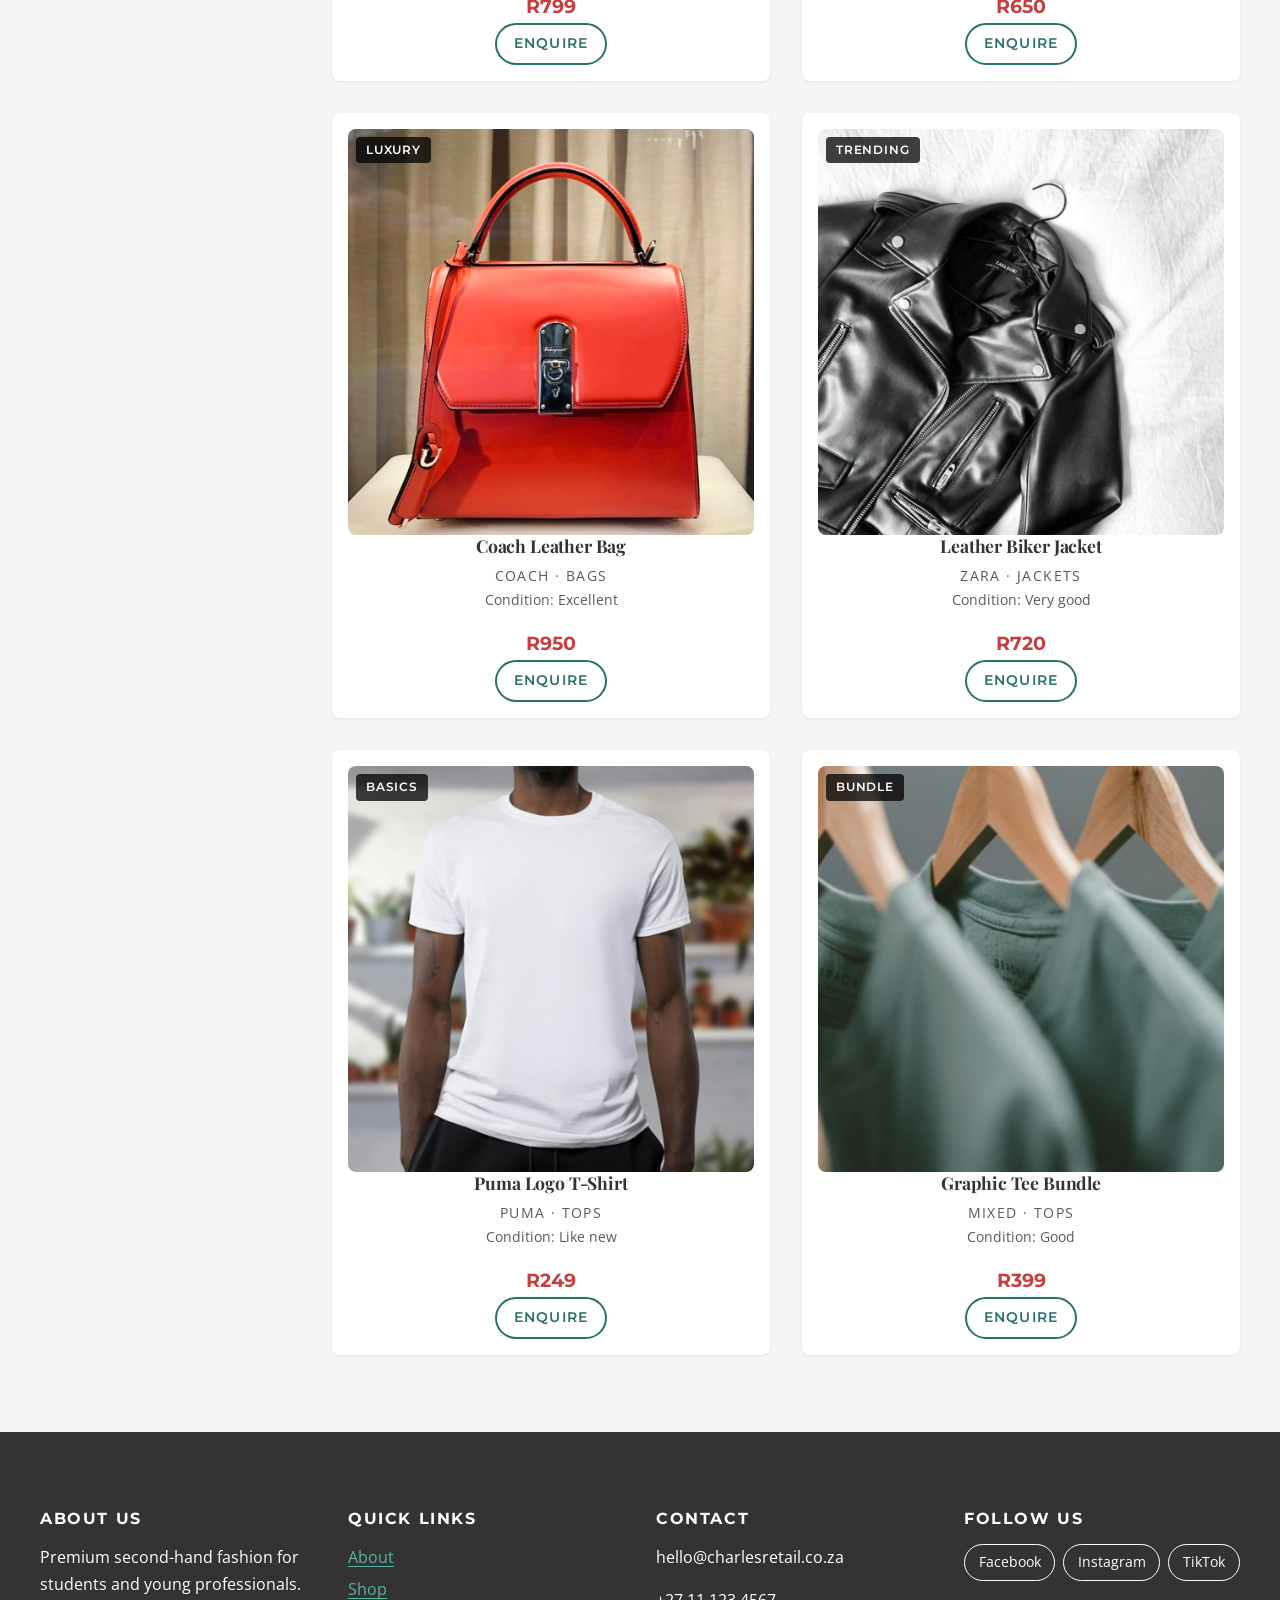
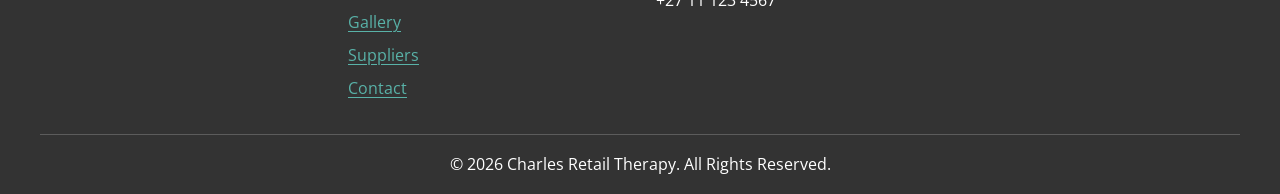
<file: products.html>
<!DOCTYPE html>
<html lang="en" class="no-js">
<head>
    <meta charset="UTF-8">
    <meta name="viewport" content="width=device-width, initial-scale=1.0">
    <meta name="description" content="Browse and search pre-loved Nike, Gucci, Coach, Levi's and Adidas items. Filter by category, compare prices and find authentic designer fashion for less.">
    <meta name="keywords" content="buy second-hand designer clothes, pre-loved handbags, vintage jackets, cheap sneakers South Africa">
    <meta name="author" content="Tshiamo Mzimande">
    <meta property="og:title" content="Shop Pre-Loved Designer Clothing | Charles Retail Therapy">
    <meta property="og:description" content="Browse and search pre-loved Nike, Gucci, Coach, Levi's and Adidas items. Filter by category, compare prices and find authentic designer fashion for less.">
    <meta property="og:type" content="website">
    <meta property="og:image" content="images/hero-store.jpg">
    <title>Shop Pre-Loved Designer Clothing | Charles Retail Therapy</title>
    <!-- Google Fonts: Playfair Display (headings), Montserrat (subheadings), Open Sans (body) -->
    <link rel="preconnect" href="https://fonts.googleapis.com">
    <link rel="preconnect" href="https://fonts.gstatic.com" crossorigin>
    <link rel="stylesheet" href="https://fonts.googleapis.com/css2?family=Montserrat:wght@500;600;700&family=Open+Sans:wght@400;600&family=Playfair+Display:wght@600;700&display=swap">
    <!-- Main stylesheet -->
    <link rel="stylesheet" href="style.css">
    <script>document.documentElement.classList.remove('no-js');</script>
    <script src="functions.js" defer></script>
</head>
<body>

    <a class="skip-link" href="#main-content">Skip to main content</a>

    <header class="site-header">
        <div class="container">
            <div class="logo">
                <p class="logo-title"><a href="index.html" class="logo-link">CHARLES RETAIL THERAPY</a></p>
            </div>
            <button class="nav-toggle" type="button" aria-expanded="false" aria-controls="main-nav">
                <span class="sr-only">Open menu</span>
                <span class="hamburger-bar" aria-hidden="true"></span>
                <span class="hamburger-bar" aria-hidden="true"></span>
                <span class="hamburger-bar" aria-hidden="true"></span>
            </button>
            <nav class="main-nav" id="main-nav" aria-label="Main navigation">
                <ul class="nav-list">
                    <li><a href="index.html" class="nav-link">Home</a></li>
                    <li><a href="about.html" class="nav-link">About</a></li>
                    <li><a href="products.html" class="nav-link active" aria-current="page">Shop</a></li>
                    <li><a href="gallery.html" class="nav-link">Gallery</a></li>
                    <li><a href="suppliers.html" class="nav-link">Suppliers</a></li>
                    <li><a href="blog.html" class="nav-link">Blog</a></li>
                    <li><a href="contact.html" class="nav-link">Contact</a></li>
                </ul>
            </nav>
            <a href="products.html" class="search-icon" aria-label="Search products"><span aria-hidden="true">&#128269;</span></a>
        </div>
    </header>

    <main id="main-content">

    <section class="page-header">
        <div class="container">
            <h1>Shop All Products</h1>
            <p>Browse our collection of premium second-hand fashion</p>
        </div>
    </section>

    <section class="shop-content">
        <div class="container">
            <div class="shop-layout">
                <aside class="filters">
                    <div class="filter-section">
                        <h2 class="h4">Search Products</h2>
                        <label for="product-search" class="sr-only">Search products by name, brand or category</label>
                        <input type="search" id="product-search" placeholder="Try &quot;nike&quot; or &quot;bag&quot;..." class="search-input" autocomplete="off">
                    </div>
                    <div class="filter-section">
                        <h2 class="h4">Category</h2>
                        <div class="category-filters" role="group" aria-label="Filter by category">
                            <button type="button" class="filter-btn is-active" data-category="all" aria-pressed="true">All</button>
                            <button type="button" class="filter-btn" data-category="Jackets" aria-pressed="false">Jackets</button>
                            <button type="button" class="filter-btn" data-category="Bags" aria-pressed="false">Bags</button>
                            <button type="button" class="filter-btn" data-category="Shoes" aria-pressed="false">Shoes</button>
                            <button type="button" class="filter-btn" data-category="Denim" aria-pressed="false">Denim</button>
                            <button type="button" class="filter-btn" data-category="Tops" aria-pressed="false">Tops</button>
                        </div>
                    </div>
                </aside>
                <div class="product-display">
                    <p class="results-count" id="results-count" aria-live="polite"></p>
                    <div class="product-grid" id="product-grid">
                        <noscript><p>Please enable JavaScript to view our products.</p></noscript>
                    </div>
                </div>
            </div>
        </div>
    </section>

    </main>

    <footer class="site-footer">
        <div class="container">
            <div class="footer-content">
                <div class="footer-section">
                    <h4>About Us</h4>
                    <p>Premium second-hand fashion for students and young professionals.</p>
                </div>
                <div class="footer-section">
                    <h4>Quick Links</h4>
                    <ul>
                        <li><a href="about.html">About</a></li>
                        <li><a href="products.html">Shop</a></li>
                        <li><a href="gallery.html">Gallery</a></li>
                        <li><a href="suppliers.html">Suppliers</a></li>
                        <li><a href="contact.html">Contact</a></li>
                    </ul>
                </div>
                <div class="footer-section">
                    <h4>Contact</h4>
                    <p>hello@charlesretail.co.za</p>
                    <p>+27 11 123 4567</p>
                </div>
                <div class="footer-section">
                    <h4>Follow Us</h4>
                    <div class="social-icons">
                        <span>Facebook</span>
                        <span>Instagram</span>
                        <span>TikTok</span>
                    </div>
                </div>
            </div>
            <div class="footer-bottom">
                <p>&copy; 2026 Charles Retail Therapy. All Rights Reserved.</p>
            </div>
        </div>
    </footer>

</body>
</html>
</file>
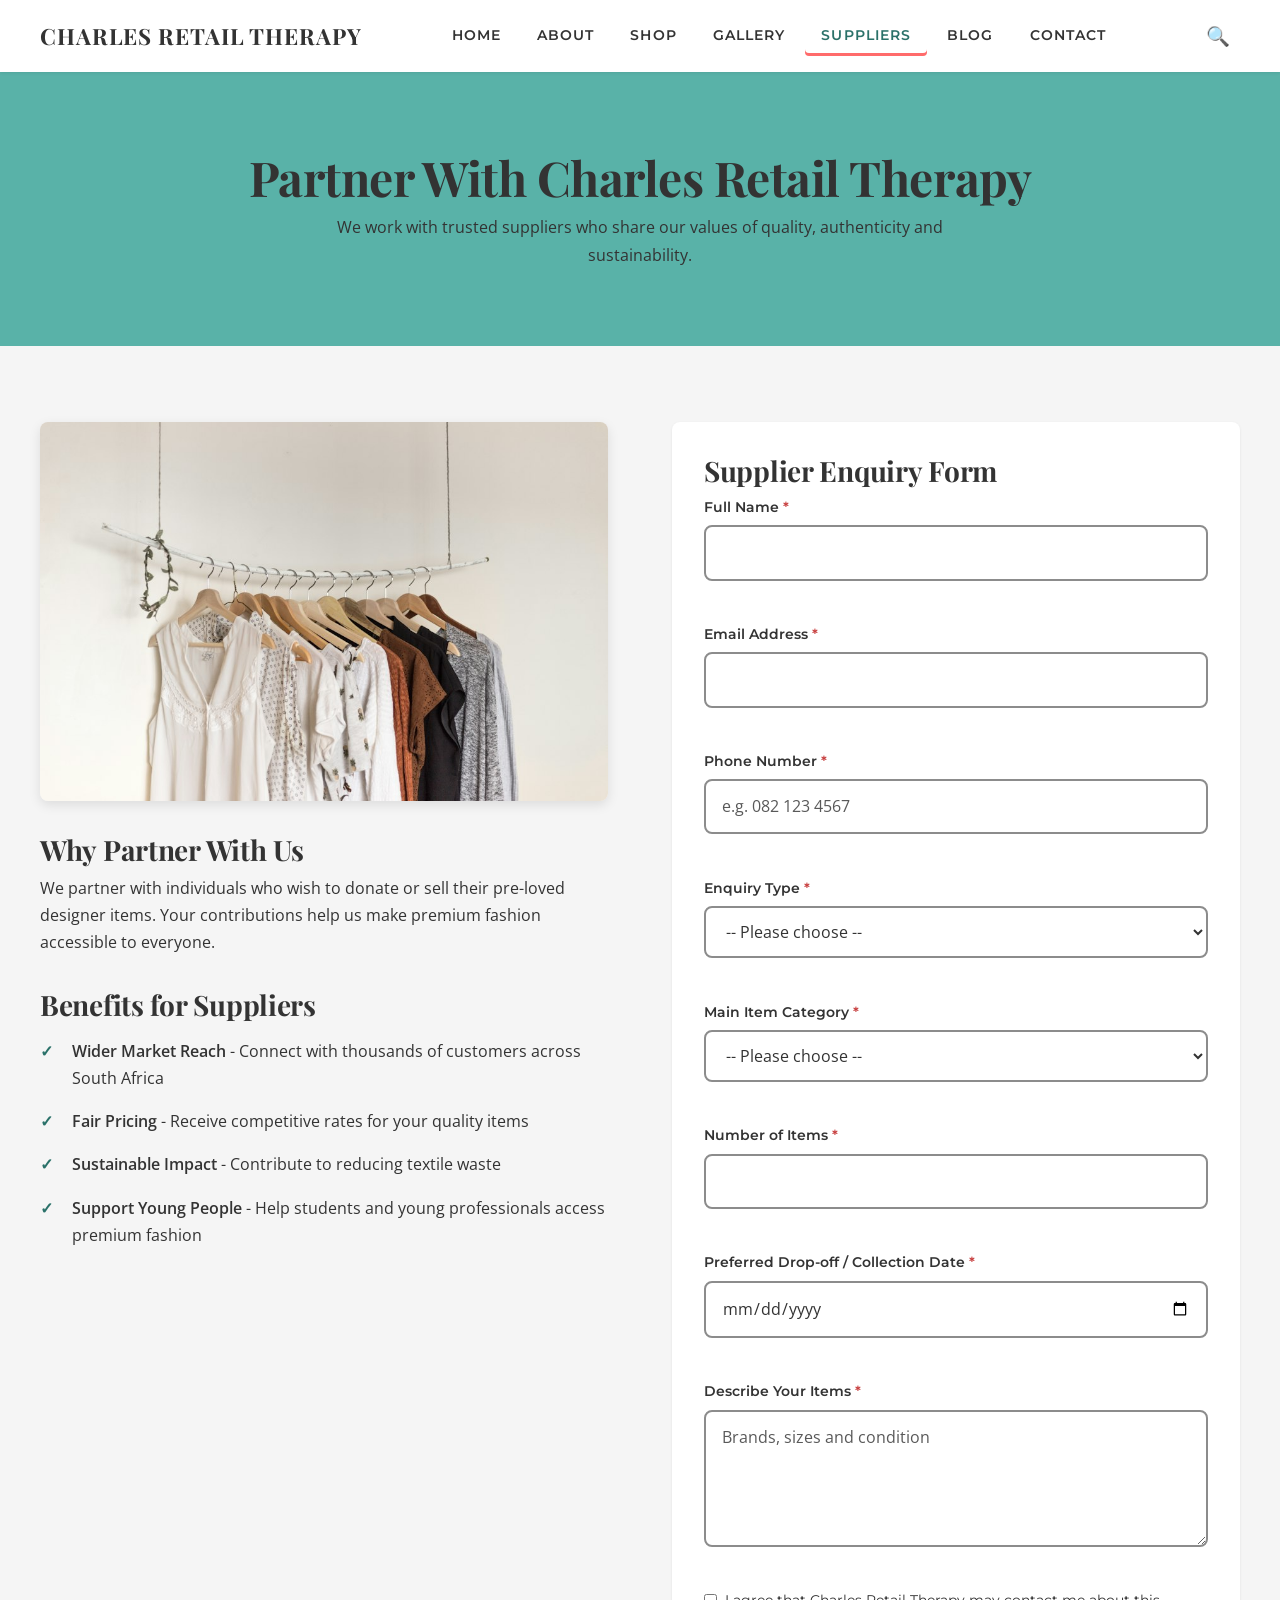
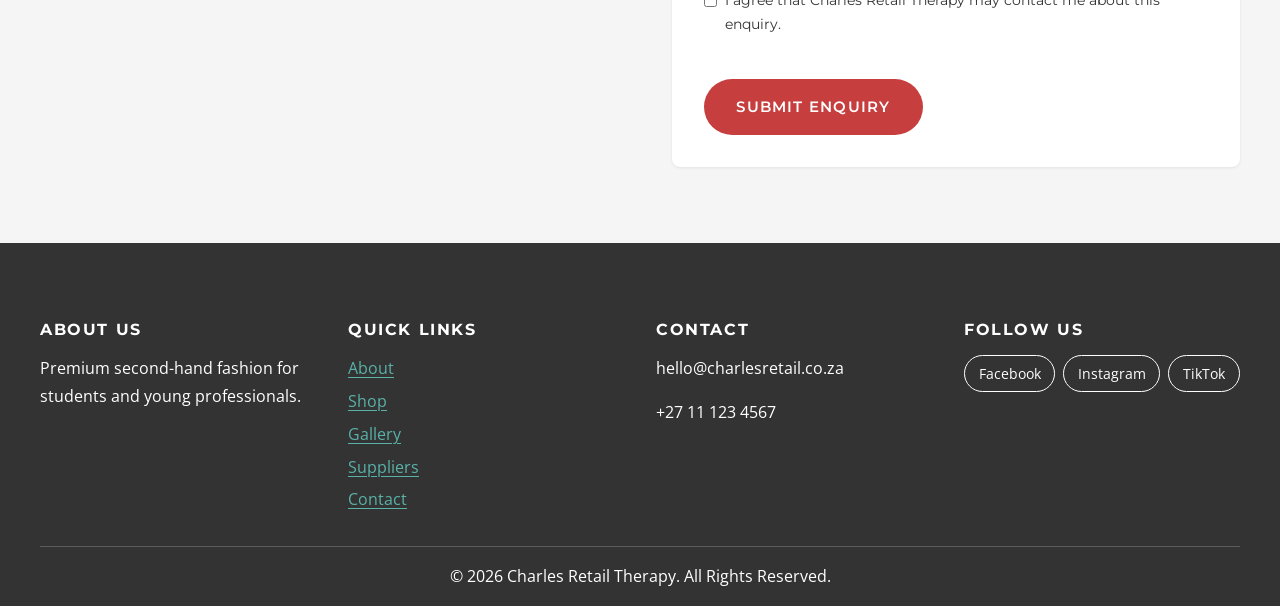
<file: suppliers.html>
<!DOCTYPE html>
<html lang="en" class="no-js">
<head>
    <meta charset="UTF-8">
    <meta name="viewport" content="width=device-width, initial-scale=1.0">
    <meta name="description" content="Sell, donate or consign your designer clothing with Charles Retail Therapy. Send an enquiry and get an instant estimated payout for your pre-loved items.">
    <meta name="keywords" content="sell designer clothes, donate clothing Johannesburg, consign fashion, clothing supplier enquiry">
    <meta name="author" content="Tshiamo Mzimande">
    <meta property="og:title" content="Sell or Donate Designer Clothes | Charles Retail Therapy">
    <meta property="og:description" content="Sell, donate or consign your designer clothing with Charles Retail Therapy. Send an enquiry and get an instant estimated payout for your pre-loved items.">
    <meta property="og:type" content="website">
    <meta property="og:image" content="images/hero-store.jpg">
    <title>Sell or Donate Designer Clothes | Charles Retail Therapy</title>
    <!-- Google Fonts: Playfair Display (headings), Montserrat (subheadings), Open Sans (body) -->
    <link rel="preconnect" href="https://fonts.googleapis.com">
    <link rel="preconnect" href="https://fonts.gstatic.com" crossorigin>
    <link rel="stylesheet" href="https://fonts.googleapis.com/css2?family=Montserrat:wght@500;600;700&family=Open+Sans:wght@400;600&family=Playfair+Display:wght@600;700&display=swap">
    <!-- Main stylesheet -->
    <link rel="stylesheet" href="style.css">
    <script>document.documentElement.classList.remove('no-js');</script>
    <script src="functions.js" defer></script>
</head>
<body>

    <a class="skip-link" href="#main-content">Skip to main content</a>

    <header class="site-header">
        <div class="container">
            <div class="logo">
                <p class="logo-title"><a href="index.html" class="logo-link">CHARLES RETAIL THERAPY</a></p>
            </div>
            <button class="nav-toggle" type="button" aria-expanded="false" aria-controls="main-nav">
                <span class="sr-only">Open menu</span>
                <span class="hamburger-bar" aria-hidden="true"></span>
                <span class="hamburger-bar" aria-hidden="true"></span>
                <span class="hamburger-bar" aria-hidden="true"></span>
            </button>
            <nav class="main-nav" id="main-nav" aria-label="Main navigation">
                <ul class="nav-list">
                    <li><a href="index.html" class="nav-link">Home</a></li>
                    <li><a href="about.html" class="nav-link">About</a></li>
                    <li><a href="products.html" class="nav-link">Shop</a></li>
                    <li><a href="gallery.html" class="nav-link">Gallery</a></li>
                    <li><a href="suppliers.html" class="nav-link active" aria-current="page">Suppliers</a></li>
                    <li><a href="blog.html" class="nav-link">Blog</a></li>
                    <li><a href="contact.html" class="nav-link">Contact</a></li>
                </ul>
            </nav>
            <a href="products.html" class="search-icon" aria-label="Search products"><span aria-hidden="true">&#128269;</span></a>
        </div>
    </header>

    <main id="main-content">

    <section class="page-header">
        <div class="container">
            <h1>Partner With Charles Retail Therapy</h1>
            <p>We work with trusted suppliers who share our values of quality, authenticity and sustainability.</p>
        </div>
    </section>

    <section class="suppliers-content">
        <div class="container">
            <div class="suppliers-grid">
                <div class="suppliers-info">
                    <picture>
                        <source media="(max-width: 480px)" srcset="images/clothes-rail-480.jpg">
                        <img class="section-image" src="images/clothes-rail.jpg" alt="Pre-loved clothes hanging on a simple rail" width="900" height="600" loading="lazy">
                    </picture>
                    <h3>Why Partner With Us</h3>
                    <p>We partner with individuals who wish to donate or sell their pre-loved designer items. Your contributions help us make premium fashion accessible to everyone.</p>
                    
                    <h3>Benefits for Suppliers</h3>
                    <ul>
                        <li><strong>Wider Market Reach</strong> - Connect with thousands of customers across South Africa</li>
                        <li><strong>Fair Pricing</strong> - Receive competitive rates for your quality items</li>
                        <li><strong>Sustainable Impact</strong> - Contribute to reducing textile waste</li>
                        <li><strong>Support Young People</strong> - Help students and young professionals access premium fashion</li>
                    </ul>
                </div>
                <div class="suppliers-form">
                    <h3>Supplier Enquiry Form</h3>
                    <form id="enquiry-form" novalidate>
                        <div class="form-group">
                            <label for="name">Full Name <span class="required" aria-hidden="true">*</span></label>
                            <input type="text" id="name" name="name" autocomplete="name" required aria-describedby="name-error">
                            <span class="error-message" id="name-error" aria-live="polite"></span>
                        </div>
                        <div class="form-group">
                            <label for="email">Email Address <span class="required" aria-hidden="true">*</span></label>
                            <input type="email" id="email" name="email" autocomplete="email" required aria-describedby="email-error">
                            <span class="error-message" id="email-error" aria-live="polite"></span>
                        </div>
                        <div class="form-group">
                            <label for="phone">Phone Number <span class="required" aria-hidden="true">*</span></label>
                            <input type="tel" id="phone" name="phone" autocomplete="tel" placeholder="e.g. 082 123 4567" required aria-describedby="phone-error">
                            <span class="error-message" id="phone-error" aria-live="polite"></span>
                        </div>
                        <div class="form-group">
                            <label for="enquiry-type">Enquiry Type <span class="required" aria-hidden="true">*</span></label>
                            <select id="enquiry-type" name="enquiryType" required aria-describedby="enquiry-type-error">
                                <option value="">-- Please choose --</option>
                                <option value="sell">Sell my items</option>
                                <option value="consign">Consign (sell on commission)</option>
                                <option value="donate">Donate my items</option>
                                <option value="bulk">Bulk / wholesale supply</option>
                            </select>
                            <span class="error-message" id="enquiry-type-error" aria-live="polite"></span>
                        </div>
                        <div class="form-group">
                            <label for="category">Main Item Category <span class="required" aria-hidden="true">*</span></label>
                            <select id="category" name="category" required aria-describedby="category-error">
                                <option value="">-- Please choose --</option>
                                <option value="designer">Designer bags &amp; accessories</option>
                                <option value="jackets">Jackets &amp; outerwear</option>
                                <option value="sportswear">Sportswear &amp; sneakers</option>
                                <option value="everyday">Everyday clothing</option>
                            </select>
                            <span class="error-message" id="category-error" aria-live="polite"></span>
                        </div>
                        <div class="form-group">
                            <label for="quantity">Number of Items <span class="required" aria-hidden="true">*</span></label>
                            <input type="number" id="quantity" name="quantity" min="1" max="200" required aria-describedby="quantity-error">
                            <span class="error-message" id="quantity-error" aria-live="polite"></span>
                        </div>
                        <div class="form-group">
                            <label for="drop-off-date">Preferred Drop-off / Collection Date <span class="required" aria-hidden="true">*</span></label>
                            <input type="date" id="drop-off-date" name="date" required aria-describedby="drop-off-date-error">
                            <span class="error-message" id="drop-off-date-error" aria-live="polite"></span>
                        </div>
                        <div class="form-group">
                            <label for="message">Describe Your Items <span class="required" aria-hidden="true">*</span></label>
                            <textarea id="message" name="message" rows="4" required aria-describedby="message-error" placeholder="Brands, sizes and condition"></textarea>
                            <span class="error-message" id="message-error" aria-live="polite"></span>
                        </div>
                        <div class="form-group checkbox-group">
                            <label for="consent"><input type="checkbox" id="consent" name="consent" required aria-describedby="consent-error"> I agree that Charles Retail Therapy may contact me about this enquiry.</label>
                            <span class="error-message" id="consent-error" aria-live="polite"></span>
                        </div>
                        <button type="submit" class="btn-primary">Submit Enquiry</button>
                        <div class="form-feedback" id="enquiry-feedback" role="status" aria-live="polite" hidden></div>
                    </form>
                </div>
            </div>
        </div>
    </section>

    </main>

    <footer class="site-footer">
        <div class="container">
            <div class="footer-content">
                <div class="footer-section">
                    <h4>About Us</h4>
                    <p>Premium second-hand fashion for students and young professionals.</p>
                </div>
                <div class="footer-section">
                    <h4>Quick Links</h4>
                    <ul>
                        <li><a href="about.html">About</a></li>
                        <li><a href="products.html">Shop</a></li>
                        <li><a href="gallery.html">Gallery</a></li>
                        <li><a href="suppliers.html">Suppliers</a></li>
                        <li><a href="contact.html">Contact</a></li>
                    </ul>
                </div>
                <div class="footer-section">
                    <h4>Contact</h4>
                    <p>hello@charlesretail.co.za</p>
                    <p>+27 11 123 4567</p>
                </div>
                <div class="footer-section">
                    <h4>Follow Us</h4>
                    <div class="social-icons">
                        <span>Facebook</span>
                        <span>Instagram</span>
                        <span>TikTok</span>
                    </div>
                </div>
            </div>
            <div class="footer-bottom">
                <p>&copy; 2026 Charles Retail Therapy. All Rights Reserved.</p>
            </div>
        </div>
    </footer>

</body>
</html>
</file>
<file: style.css>
/* ==========================================================================
   CHARLES RETAIL THERAPY – MAIN STYLESHEET (style.css)
   --------------------------------------------------------------------------
   Linked from every page with:
   <link rel="stylesheet" href="style.css">

   Approach: mobile-first. Base styles target small phones; media queries
   near the end of the file add layout for larger screens.

   CONTENTS
   1.  CSS Reset
   2.  Custom Properties (colours, fonts, spacing, radius, shadows)
   3.  Base Typography
   4.  Links
   5.  Buttons
   6.  Layout Helpers (.container, sections, grids)
   7.  Header & Navigation (sticky header, hamburger menu)
   8.  Hero Section
   9.  Homepage Sections (features, brands, products, testimonials, benefits)
   10. Inner Page Header
   11. About Page
   12. Shop Page
   13. Blog Page
   14. Suppliers & Contact Pages
   15. Forms
   16. Images
   17. Footer
   18. Utility Classes (sr-only, skip link)
   19. Animations
   20. Media Queries (480px, 768px, 1024px, 1440px)
   21. Accessibility Preferences (reduced motion)
   22. Print Styles
   ========================================================================== */


/* ==========================================================================
   1. CSS RESET
   A modern, minimal reset so every browser starts from the same baseline.
   ========================================================================== */

*,
*::before,
*::after {
    box-sizing: border-box;
    margin: 0;
    padding: 0;
}

html {
    -webkit-text-size-adjust: 100%;
    text-size-adjust: 100%;
    scroll-behavior: smooth;
}

body {
    min-height: 100vh;
    text-rendering: optimizeLegibility;
    -webkit-font-smoothing: antialiased;
    overflow-wrap: break-word; /* long emails/URLs wrap instead of causing horizontal scroll */
}

img,
picture,
svg,
video {
    display: block;
    max-width: 100%;
    height: auto;
}

input,
button,
textarea,
select {
    font: inherit;
    color: inherit;
}

ul,
ol {
    list-style: none;
}

button {
    cursor: pointer;
    background: none;
    border: none;
}


/* ==========================================================================
   2. CUSTOM PROPERTIES
   All colours, fonts and sizes are defined once here and reused below.
   ========================================================================== */

:root {
    /* Brand palette */
    --color-primary: #8C8C8C;        /* Warm Grey – borders, dividers, decoration */
    --color-secondary: #59B2A8;      /* Soft Teal – accents, icons, dark backgrounds */
    --color-accent: #FF6B6B;         /* Coral – highlights and CTA details */
    --color-text: #333333;           /* Charcoal – main text */
    --color-white: #FFFFFF;          /* White – page background */
    --color-light: #F5F5F5;          /* Light Grey – alternate section backgrounds */

    /* Accessible shades (WCAG 2.1 AA, 4.5:1+ for normal text on white) */
    --color-secondary-dark: #2A7169; /* teal for text/links: 5.73:1 on white */
    --color-secondary-darker: #1F5952; /* visited links */
    --color-accent-dark: #C73E3E;    /* coral for buttons with white text: 5.02:1 */
    --color-accent-darker: #B83232;  /* button hover: 5.93:1 */
    --color-text-muted: #595959;     /* secondary text: 7:1 on white */
    --color-overlay: rgba(0, 0, 0, 0.6);

    /* Typography */
    --font-heading: "Playfair Display", Georgia, "Times New Roman", serif;
    --font-subheading: "Montserrat", "Helvetica Neue", Arial, sans-serif;
    --font-body: "Open Sans", "Segoe UI", Roboto, Arial, sans-serif;

    /* Fluid type scale (min, preferred, max) */
    --fs-h1: clamp(2rem, 1.5rem + 2.5vw, 3rem);
    --fs-h2: clamp(1.75rem, 1.3rem + 2vw, 2.5rem);
    --fs-h3: clamp(1.375rem, 1.2rem + 0.8vw, 1.75rem);
    --fs-h4: 1.25rem;
    --fs-body: 1rem;
    --fs-small: 0.875rem;

    /* Spacing scale */
    --space-xs: 0.5rem;
    --space-sm: 1rem;
    --space-md: 2rem;
    --space-lg: 4rem;
    --space-xl: 6rem;
    --section-padding: clamp(var(--space-md), 6vw, var(--space-xl));

    /* Border radius */
    --radius-sm: 4px;
    --radius-md: 8px;
    --radius-lg: 16px;
    --radius-pill: 999px;

    /* Shadows */
    --shadow-sm: 0 1px 3px rgba(0, 0, 0, 0.08);
    --shadow-md: 0 4px 12px rgba(0, 0, 0, 0.1);
    --shadow-lg: 0 10px 30px rgba(0, 0, 0, 0.15);

    /* Motion */
    --transition: 0.3s ease;

    /* Layout */
    --container-max: 1200px;
    --header-height: 4.5rem;
}


/* ==========================================================================
   3. BASE TYPOGRAPHY
   ========================================================================== */

body {
    font-family: var(--font-body);
    font-size: var(--fs-body);
    font-weight: 400;
    line-height: 1.7;
    color: var(--color-text);
    background-color: var(--color-white);
}

h1,
h2,
h3,
h4 {
    font-family: var(--font-heading);
    font-weight: 700;
    line-height: 1.2;
    letter-spacing: -0.01em;
    color: var(--color-text);
}

h1 { font-size: var(--fs-h1); }
h2 { font-size: var(--fs-h2); margin-bottom: var(--space-sm); }
h3 { font-size: var(--fs-h3); margin-bottom: var(--space-xs); }
h4 { font-size: var(--fs-h4); margin-bottom: var(--space-xs); }

/* h5 and h6 act as small uppercase subheadings */
h5,
h6 {
    font-family: var(--font-subheading);
    font-weight: 600;
    text-transform: uppercase;
    letter-spacing: 0.1em;
    line-height: 1.4;
    color: var(--color-secondary-dark);
}

h5 { font-size: 1rem; }
h6 { font-size: var(--fs-small); }

p {
    font-size: var(--fs-body);
    line-height: 1.7;
    margin-bottom: var(--space-sm);
}

p:last-child {
    margin-bottom: 0;
}

strong {
    font-weight: 600;
}


/* ==========================================================================
   4. LINKS
   Teal by default, coral on hover. The darker shades keep 4.5:1 contrast.
   ========================================================================== */

a {
    color: var(--color-secondary-dark);
    text-decoration: underline;
    text-underline-offset: 0.2em;
    transition: color var(--transition);
}

a:visited {
    color: var(--color-secondary-darker);
}

a:hover {
    color: var(--color-accent-dark);
}

a:active {
    color: var(--color-accent-darker);
}

/* Keyboard focus ring for every focusable element */
:focus-visible {
    outline: 3px solid var(--color-secondary-dark);
    outline-offset: 3px;
}


/* ==========================================================================
   5. BUTTONS
   ========================================================================== */

.btn-primary,
.btn-secondary,
.btn-small {
    display: inline-block;
    font-family: var(--font-subheading);
    font-weight: 600;
    text-transform: uppercase;
    letter-spacing: 0.08em;
    text-align: center;
    text-decoration: none;
    border-radius: var(--radius-pill);
    border: 2px solid transparent;
    transition: background-color var(--transition), color var(--transition),
                border-color var(--transition), transform var(--transition),
                box-shadow var(--transition);
}

/* Primary CTA – coral with white text */
.btn-primary {
    padding: 0.85em 2em;
    font-size: 0.95rem;
    background-color: var(--color-accent-dark);
    color: var(--color-white);
}

.btn-primary:visited {
    color: var(--color-white);
}

.btn-primary:hover,
.btn-primary:focus-visible {
    background-color: var(--color-accent-darker);
    color: var(--color-white);
    transform: translateY(-3px);
    box-shadow: var(--shadow-lg);
}

.btn-primary:active {
    transform: translateY(0);
    box-shadow: var(--shadow-sm);
}

/* Secondary – transparent with teal border, fills on hover */
.btn-secondary,
.btn-small {
    background-color: transparent;
    border-color: var(--color-secondary-dark);
    color: var(--color-secondary-dark);
}

.btn-secondary {
    padding: 0.85em 2em;
    font-size: 0.95rem;
}

.btn-secondary:visited,
.btn-small:visited {
    color: var(--color-secondary-dark);
}

.btn-secondary:hover,
.btn-secondary:focus-visible,
.btn-small:hover,
.btn-small:focus-visible {
    background-color: var(--color-secondary-dark);
    color: var(--color-white);
}

.btn-secondary:active,
.btn-small:active {
    background-color: var(--color-secondary-darker);
    border-color: var(--color-secondary-darker);
}

/* Smaller button used on product cards */
.btn-small {
    padding: 0.5em 1.25em;
    font-size: var(--fs-small);
    margin-top: var(--space-xs);
}

/* Disabled state for any button */
.btn-primary:disabled,
.btn-secondary:disabled,
button:disabled {
    opacity: 0.55;
    cursor: not-allowed;
    transform: none;
    box-shadow: none;
}


/* ==========================================================================
   6. LAYOUT HELPERS
   ========================================================================== */

/* Centred content column with a 1rem gutter on each side */
.container {
    width: min(100% - 2rem, var(--container-max));
    margin-inline: auto;
}

/* Every main section gets fluid vertical padding */
main > section {
    padding-block: var(--section-padding);
}

/* Section titles sit centred above their content */
main > section > .container > h2 {
    text-align: center;
    margin-bottom: var(--space-md);
}

/* Alternate light-grey backgrounds for visual rhythm */
.features,
.new-arrivals,
.benefits,
.shop-content,
.suppliers-content {
    background-color: var(--color-light);
}

/* Reusable responsive card grid.
   min(300px, 100%) stops cards overflowing on screens narrower than 300px. */
.product-grid,
.blog-grid,
.testimonial-grid,
.about-grid {
    display: grid;
    grid-template-columns: repeat(auto-fit, minmax(min(300px, 100%), 1fr));
    gap: var(--space-md);
}

/* Shared card look */
.feature-item,
.product-item,
.blog-post,
.testimonial-card,
.about-text,
.suppliers-form,
.contact-form {
    background-color: var(--color-white);
    border-radius: var(--radius-md);
    box-shadow: var(--shadow-sm);
    padding: var(--space-md);
    transition: transform var(--transition), box-shadow var(--transition);
}

.product-item:hover,
.blog-post:hover,
.testimonial-card:hover {
    transform: translateY(-4px);
    box-shadow: var(--shadow-md);
}


/* ==========================================================================
   7. HEADER & NAVIGATION
   Mobile: logo, search and hamburger in one row; menu drops down below.
   Tablet and up (769px+): full horizontal navigation, no hamburger.
   ========================================================================== */

.site-header {
    position: sticky;
    top: 0;
    z-index: 100;
    background-color: var(--color-white);
    box-shadow: var(--shadow-sm);
}

.site-header .container {
    display: flex;
    flex-wrap: wrap;
    align-items: center;
    justify-content: space-between;
    gap: var(--space-xs) var(--space-sm);
    min-height: var(--header-height);
    padding-block: var(--space-xs);
}

/* Logo */
.logo {
    flex: 1;
    min-width: 0;
}

.logo h1,
.logo .logo-title {
    font-size: clamp(1rem, 0.8rem + 1vw, 1.4rem);
    letter-spacing: 0.04em;
    line-height: 1.2;
}

.logo-link,
.logo-link:visited {
    color: var(--color-text);
    text-decoration: none;
}

.logo-link:hover {
    color: var(--color-secondary-dark);
}

/* Search icon link */
.search-icon {
    order: 2;
    display: grid;
    place-items: center;
    width: 2.75rem;
    height: 2.75rem;
    border-radius: 50%;
    font-size: 1.2rem;
    text-decoration: none;
    transition: background-color var(--transition);
}

.search-icon:hover {
    background-color: var(--color-light);
}

/* Hamburger button (44x44px touch target) */
.nav-toggle {
    order: 3;
    display: flex;
    flex-direction: column;
    justify-content: center;
    gap: 5px;
    width: 2.75rem;
    height: 2.75rem;
    padding: 0.6rem;
    border-radius: var(--radius-sm);
}

.nav-toggle:hover {
    background-color: var(--color-light);
}

.hamburger-bar {
    display: block;
    height: 3px;
    width: 100%;
    background-color: var(--color-text);
    border-radius: 2px;
    transition: transform var(--transition), opacity var(--transition);
}

/* Bars animate into an "X" while the menu is open */
.nav-toggle[aria-expanded="true"] .hamburger-bar:nth-child(2) {
    transform: translateY(8px) rotate(45deg);
}

.nav-toggle[aria-expanded="true"] .hamburger-bar:nth-child(3) {
    opacity: 0;
}

.nav-toggle[aria-expanded="true"] .hamburger-bar:nth-child(4) {
    transform: translateY(-8px) rotate(-45deg);
}

/* Navigation menu: hidden on mobile until the hamburger opens it */
.main-nav {
    order: 4;
    flex-basis: 100%;
    display: none;
}

.main-nav.is-open {
    display: block;
    animation: fadeInDown 0.25s ease;
}

/* Without JavaScript the menu is always shown so it stays usable */
.no-js .main-nav {
    display: block;
}

.no-js .nav-toggle {
    display: none;
}

.nav-list {
    display: flex;
    flex-direction: column;
    padding-block: var(--space-xs);
}

.nav-link,
.nav-link:visited {
    display: block;
    padding: 0.75rem var(--space-xs);
    font-family: var(--font-subheading);
    font-weight: 600;
    font-size: 0.9rem;
    text-transform: uppercase;
    letter-spacing: 0.08em;
    text-decoration: none;
    color: var(--color-text);
    border-bottom: 1px solid var(--color-light);
    transition: color var(--transition), background-color var(--transition);
}

.nav-link:hover {
    color: var(--color-accent-dark);
    background-color: var(--color-light);
}

.nav-link.active {
    color: var(--color-secondary-dark);
}


/* ==========================================================================
   8. HERO SECTION
   Background photo with a dark overlay so white text stays readable.
   A smaller image loads on phones; larger ones load via media queries.
   ========================================================================== */

.hero {
    display: flex;
    align-items: center;
    min-height: 70vh;
    background-color: var(--color-text); /* fallback while the image loads */
    background-image:
        linear-gradient(var(--color-overlay), var(--color-overlay)),
        url("images/hero-store-480.jpg");
    background-size: cover;
    background-position: center;
    text-align: center;
}

.hero-content {
    max-width: 40rem;
    margin-inline: auto;
    animation: fadeInUp 0.9s ease both;
}

.hero h1,
.hero h2 {
    font-size: var(--fs-h1);
    color: var(--color-white);
    margin-bottom: var(--space-sm);
}

.hero p {
    font-size: clamp(1rem, 0.95rem + 0.4vw, 1.2rem);
    color: var(--color-white);
    margin-bottom: var(--space-md);
}

.hero-actions {
    display: flex;
    flex-wrap: wrap;
    justify-content: center;
    gap: var(--space-sm);
}

.hero .btn-primary {
    animation: pulse 2.5s ease-in-out 1s 3;
}

/* White outline button on the dark hero */
.hero .btn-secondary,
.hero .btn-secondary:visited {
    border-color: var(--color-white);
    color: var(--color-white);
}

.hero .btn-secondary:hover,
.hero .btn-secondary:focus-visible {
    background-color: var(--color-white);
    color: var(--color-text);
}

.hero :focus-visible {
    outline-color: var(--color-white);
}


/* ==========================================================================
   9. HOMEPAGE SECTIONS
   ========================================================================== */

/* Features ("services") grid */
.features-grid {
    display: grid;
    grid-template-columns: repeat(auto-fit, minmax(min(240px, 100%), 1fr));
    gap: var(--space-sm);
}

.feature-item {
    text-align: center;
}

.feature-icon {
    display: inline-grid;
    place-items: center;
    width: 3rem;
    height: 3rem;
    margin-bottom: var(--space-xs);
    border-radius: 50%;
    background-color: var(--color-secondary);
    color: var(--color-text);
    font-size: 1.25rem;
    font-weight: 700;
}

.feature-item h3 {
    font-size: var(--fs-h4);
}

.feature-item p {
    color: var(--color-text-muted);
}

/* Featured brands */
.brand-grid {
    display: flex;
    flex-wrap: wrap;
    justify-content: center;
    gap: var(--space-sm);
}

.brand-item {
    flex: 1 1 8rem;
    max-width: 12rem;
    padding: var(--space-sm);
    font-family: var(--font-subheading);
    font-weight: 700;
    letter-spacing: 0.15em;
    text-align: center;
    border: 2px solid var(--color-primary);
    border-radius: var(--radius-md);
    transition: border-color var(--transition), color var(--transition);
}

.brand-item:hover {
    border-color: var(--color-accent);
    color: var(--color-accent-dark);
}

/* Product cards */
.product-item {
    display: flex;
    flex-direction: column;
    padding: var(--space-sm);
    text-align: center;
}

.product-item h4 {
    margin-top: var(--space-sm);
    font-family: var(--font-subheading);
    font-size: 1.1rem;
    font-weight: 600;
}

.product-item .brand {
    margin-bottom: 0;
    font-size: var(--fs-small);
    color: var(--color-text-muted);
    text-transform: uppercase;
    letter-spacing: 0.1em;
}

.price {
    margin-bottom: 0;
    font-family: var(--font-subheading);
    font-size: 1.2rem;
    font-weight: 700;
    color: var(--color-accent-dark);
}

.product-item .btn-small {
    align-self: center;
    margin-top: auto;
}

/* Testimonials */
.testimonial-card {
    position: relative;
    border-top: 4px solid var(--color-secondary);
}

.testimonial-quote {
    font-style: italic;
    margin-bottom: var(--space-sm);
}

.testimonial-quote::before {
    content: "\201C";
    display: block;
    font-family: var(--font-heading);
    font-size: 3rem;
    line-height: 1;
    color: var(--color-accent);
}

.testimonial-author {
    font-family: var(--font-subheading);
    font-weight: 600;
    font-size: var(--fs-small);
    color: var(--color-text-muted);
}

/* Benefits strip */
.benefits-grid {
    display: grid;
    grid-template-columns: repeat(auto-fit, minmax(min(200px, 100%), 1fr));
    gap: var(--space-sm);
}

.benefit-item {
    display: flex;
    align-items: center;
    gap: var(--space-sm);
    font-family: var(--font-subheading);
    font-weight: 600;
}

.benefit-icon {
    font-size: 1.75rem;
}

.benefit-item p {
    margin-bottom: 0;
}


/* ==========================================================================
   10. INNER PAGE HEADER
   ========================================================================== */

.page-header {
    text-align: center;
    background-color: var(--color-secondary);
}

.page-header h1,
.page-header h2 {
    margin-bottom: var(--space-xs);
}

.page-header p {
    max-width: 40rem;
    margin-inline: auto;
    color: var(--color-text); /* charcoal on teal = 5.03:1 */
}


/* ==========================================================================
   11. ABOUT PAGE
   ========================================================================== */

.about-text {
    border-left: 4px solid var(--color-accent);
}


/* ==========================================================================
   12. SHOP PAGE
   ========================================================================== */

.shop-layout {
    display: grid;
    gap: var(--space-md);
}

.filters {
    display: grid;
    gap: var(--space-md);
    align-content: start;
    padding: var(--space-md);
    background-color: var(--color-white);
    border-radius: var(--radius-md);
    box-shadow: var(--shadow-sm);
}

.filter-section h4 {
    font-family: var(--font-subheading);
    font-size: 1rem;
    text-transform: uppercase;
    letter-spacing: 0.08em;
}

.filter-section ul {
    display: flex;
    flex-wrap: wrap;
    gap: var(--space-xs);
}

.filter-section a {
    display: inline-block;
    padding: 0.35rem 0.85rem;
    font-size: var(--fs-small);
    text-decoration: none;
    border: 1px solid var(--color-primary);
    border-radius: var(--radius-pill);
    color: var(--color-text);
    transition: background-color var(--transition), border-color var(--transition), color var(--transition);
}

.filter-section a:hover {
    background-color: var(--color-secondary-dark);
    border-color: var(--color-secondary-dark);
    color: var(--color-white);
}


/* ==========================================================================
   13. BLOG PAGE
   ========================================================================== */

.blog-post {
    display: flex;
    flex-direction: column;
    padding: 0;
    overflow: hidden;
}

.blog-post .blog-image {
    border-radius: 0;
}

.blog-meta,
.blog-post h3,
.blog-post p,
.read-more {
    margin-inline: var(--space-md);
}

.blog-meta {
    display: flex;
    flex-wrap: wrap;
    gap: var(--space-xs) var(--space-sm);
    margin-top: var(--space-sm);
    margin-bottom: var(--space-xs);
    font-family: var(--font-subheading);
    font-size: 0.8rem;
    font-weight: 600;
    text-transform: uppercase;
    letter-spacing: 0.08em;
    color: var(--color-text-muted);
}

.blog-meta span + span::before {
    content: "•";
    margin-right: var(--space-sm);
    color: var(--color-accent);
}

.blog-post h3 {
    font-size: 1.35rem;
}

.read-more {
    margin-top: auto;
    margin-bottom: var(--space-md);
    font-family: var(--font-subheading);
    font-weight: 600;
    font-size: var(--fs-small);
    text-transform: uppercase;
    letter-spacing: 0.08em;
}

.read-more::after {
    content: " \2192";
}


/* ==========================================================================
   14. SUPPLIERS & CONTACT PAGES
   Two-column wrappers that stack on mobile.
   ========================================================================== */

.suppliers-grid,
.contact-grid {
    display: grid;
    gap: var(--space-md);
}

.suppliers-info ul {
    display: grid;
    gap: var(--space-sm);
    margin-top: var(--space-sm);
}

.suppliers-info li {
    padding-left: var(--space-md);
    position: relative;
}

.suppliers-info li::before {
    content: "\2713";
    position: absolute;
    left: 0;
    font-weight: 700;
    color: var(--color-secondary-dark);
}

.suppliers-info h3 + p {
    margin-bottom: var(--space-md);
}

.contact-details {
    display: grid;
    gap: var(--space-md);
    margin-block: var(--space-md);
}

.contact-item {
    display: flex;
    gap: var(--space-sm);
    align-items: flex-start;
}

.contact-icon {
    flex-shrink: 0;
    display: grid;
    place-items: center;
    width: 3rem;
    height: 3rem;
    border-radius: 50%;
    background-color: var(--color-light);
    font-size: 1.25rem;
}

.contact-item p {
    margin-bottom: 0;
}

.social-icons {
    display: flex;
    flex-wrap: wrap;
    gap: var(--space-xs);
}

.social-icons span {
    padding: 0.35rem 0.85rem;
    font-size: var(--fs-small);
    border: 1px solid currentColor;
    border-radius: var(--radius-pill);
}

.map-section {
    margin-top: var(--space-lg);
    text-align: center;
}

.map-placeholder {
    padding: var(--space-md);
    background-color: var(--color-light);
    border-radius: var(--radius-md);
}

.map-grid {
    display: grid;
    gap: var(--space-sm);
    margin-top: var(--space-sm);
}

.map-location {
    padding: var(--space-md) var(--space-sm);
    font-family: var(--font-subheading);
    font-weight: 700;
    letter-spacing: 0.15em;
    background-color: var(--color-white);
    border: 2px dashed var(--color-primary);
    border-radius: var(--radius-md);
}


/* ==========================================================================
   15. FORMS
   ========================================================================== */

form {
    display: grid;
    gap: var(--space-sm);
}

.form-group {
    display: grid;
    gap: 0.35rem;
}

label {
    font-family: var(--font-subheading);
    font-weight: 600;
    font-size: var(--fs-small);
}

input,
textarea,
select {
    width: 100%;
    padding: 0.75rem 1rem;
    font-size: 1rem; /* 16px prevents iOS zoom on focus */
    background-color: var(--color-white);
    border: 2px solid var(--color-primary); /* 3.36:1 – meets the 3:1 rule for UI borders */
    border-radius: var(--radius-md);
    transition: border-color var(--transition), box-shadow var(--transition);
}

textarea {
    resize: vertical;
    min-height: 7rem;
}

input:hover,
textarea:hover,
select:hover {
    border-color: var(--color-text-muted);
}

input:focus,
textarea:focus,
select:focus {
    outline: none;
    border-color: var(--color-secondary-dark);
    box-shadow: 0 0 0 4px rgba(89, 178, 168, 0.35);
}

input::placeholder,
textarea::placeholder {
    color: var(--color-text-muted);
}

input:disabled,
textarea:disabled,
select:disabled {
    background-color: var(--color-light);
    cursor: not-allowed;
}

/* Only flag invalid fields after the user has typed something */
input:user-invalid,
textarea:user-invalid {
    border-color: var(--color-accent-dark);
}

form .btn-primary {
    justify-self: start;
}


/* ==========================================================================
   16. IMAGES
   ========================================================================== */

/* Product and blog thumbnails: uniform crop with a small label on top */
.product-image,
.blog-image {
    position: relative;
    overflow: hidden;
    border-radius: var(--radius-md);
    aspect-ratio: 1 / 1;
    background-color: var(--color-light);
}

.blog-image {
    aspect-ratio: 3 / 2;
}

.product-image img,
.blog-image img {
    width: 100%;
    height: 100%;
    object-fit: cover;
    transition: transform 0.4s ease;
}

.product-item:hover .product-image img,
.blog-post:hover .blog-image img {
    transform: scale(1.05);
}

.image-tag {
    position: absolute;
    top: var(--space-xs);
    left: var(--space-xs);
    padding: 0.2rem 0.6rem;
    font-family: var(--font-subheading);
    font-size: 0.75rem;
    font-weight: 600;
    letter-spacing: 0.08em;
    background-color: rgba(0, 0, 0, 0.75);
    color: var(--color-white);
    border-radius: var(--radius-sm);
}

/* Large images on the About and Suppliers pages */
.section-image {
    width: 100%;
    max-height: 420px;
    object-fit: cover;
    border-radius: var(--radius-md);
    margin-bottom: var(--space-md);
    box-shadow: var(--shadow-md);
}


/* ==========================================================================
   17. FOOTER
   ========================================================================== */

.site-footer {
    padding-top: var(--section-padding);
    background-color: var(--color-text);
    color: var(--color-white);
}

.footer-content {
    display: grid;
    grid-template-columns: repeat(auto-fit, minmax(min(220px, 100%), 1fr));
    gap: var(--space-md);
}

.footer-section h4 {
    font-family: var(--font-subheading);
    font-size: 1rem;
    text-transform: uppercase;
    letter-spacing: 0.1em;
    color: var(--color-white);
    margin-bottom: var(--space-sm);
}

.footer-section ul {
    display: grid;
    gap: 0.35rem;
}

/* Lighter teal/coral work on the dark background (5.03:1 and 4.55:1) */
.site-footer a,
.site-footer a:visited {
    color: var(--color-secondary);
}

.site-footer a:hover {
    color: var(--color-accent);
}

.site-footer :focus-visible {
    outline-color: var(--color-white);
}

.footer-bottom {
    margin-top: var(--space-md);
    padding-block: var(--space-sm);
    border-top: 1px solid rgba(255, 255, 255, 0.2);
    text-align: center;
    font-size: var(--fs-small);
}


/* ==========================================================================
   18. UTILITY CLASSES
   ========================================================================== */

/* Visually hidden but still read by screen readers */
.sr-only {
    position: absolute;
    width: 1px;
    height: 1px;
    padding: 0;
    margin: -1px;
    overflow: hidden;
    clip: rect(0, 0, 0, 0);
    white-space: nowrap;
    border: 0;
}

/* "Skip to main content" link appears when focused with the keyboard */
.skip-link {
    position: absolute;
    top: -100px;
    left: var(--space-sm);
    z-index: 200;
    padding: var(--space-xs) var(--space-sm);
    background-color: var(--color-text);
    color: var(--color-white);
    border-radius: var(--radius-sm);
}

.skip-link:focus {
    top: var(--space-sm);
    color: var(--color-white);
}

.text-center {
    text-align: center;
}


/* ==========================================================================
   19. ANIMATIONS
   ========================================================================== */

@keyframes fadeInUp {
    from {
        opacity: 0;
        transform: translateY(30px);
    }
    to {
        opacity: 1;
        transform: translateY(0);
    }
}

@keyframes fadeInDown {
    from {
        opacity: 0;
        transform: translateY(-8px);
    }
    to {
        opacity: 1;
        transform: translateY(0);
    }
}

@keyframes pulse {
    0%,
    100% {
        box-shadow: 0 0 0 0 rgba(255, 107, 107, 0.6);
    }
    50% {
        box-shadow: 0 0 0 12px rgba(255, 107, 107, 0);
    }
}


/* ==========================================================================
   20. MEDIA QUERIES
   Base styles above are for mobile. These refine the layout as space grows.
   ========================================================================== */

/* ---------- Small mobile (up to 480px) ---------- */
@media (max-width: 480px) {
    /* Full-width, easy-to-tap buttons */
    .hero-actions .btn-primary,
    .hero-actions .btn-secondary,
    form .btn-primary {
        width: 100%;
        justify-self: stretch;
    }

    .hero {
        min-height: 60vh;
    }

    .feature-item,
    .about-text,
    .suppliers-form,
    .contact-form,
    .filters {
        padding: var(--space-sm);
    }
}

/* ---------- Mobile & tablet (up to 768px) ---------- */
@media (max-width: 768px) {
    /* Keep the dropdown menu within the viewport height */
    .main-nav.is-open {
        max-height: calc(100vh - var(--header-height));
        overflow-y: auto;
    }

    .testimonial-grid {
        gap: var(--space-sm);
    }
}

/* ---------- Tablet landscape and up (769px+) ---------- */
@media (min-width: 769px) {
    /* Swap the hamburger for a horizontal navigation bar */
    .nav-toggle {
        display: none;
    }

    .main-nav {
        order: 2;
        flex-basis: auto;
        display: block;
    }

    .search-icon {
        order: 3;
    }

    .nav-list {
        flex-direction: row;
        gap: 0.25rem;
        padding-block: 0;
    }

    .nav-link,
    .nav-link:visited {
        padding: 0.5rem 0.75rem;
        border-bottom: none;
        border-radius: var(--radius-sm);
        font-size: 0.8rem;
    }

    .nav-link.active {
        box-shadow: inset 0 -3px 0 var(--color-accent);
    }

    .hero {
        background-image:
            linear-gradient(var(--color-overlay), var(--color-overlay)),
            url("images/hero-store.jpg");
    }

    .map-grid {
        grid-template-columns: repeat(3, 1fr);
    }
}

/* ---------- Desktop (1024px+) ---------- */
@media (min-width: 1024px) {
    .logo {
        flex: 0 1 auto;
    }

    .nav-link,
    .nav-link:visited {
        padding: 0.5rem 1rem;
        font-size: 0.85rem;
    }

    .hero {
        min-height: 80vh;
        text-align: left;
        background-image:
            linear-gradient(90deg, rgba(0, 0, 0, 0.75) 0%, rgba(0, 0, 0, 0.35) 100%),
            url("images/hero-store-1600.jpg");
    }

    .hero-content {
        margin-inline: 0;
    }

    .hero-actions {
        justify-content: flex-start;
    }

    /* Sidebar filters beside the products */
    .shop-layout {
        grid-template-columns: 260px 1fr;
        align-items: start;
    }

    .filters {
        position: sticky;
        top: calc(var(--header-height) + var(--space-sm));
    }

    .filter-section ul {
        flex-direction: column;
        align-items: flex-start;
    }

    /* Two-column contact / supplier wrappers */
    .suppliers-grid,
    .contact-grid {
        grid-template-columns: 1fr 1fr;
        gap: var(--space-lg);
        align-items: start;
    }

    .about-grid .about-text:last-child {
        grid-column: 1 / -1;
    }
}

/* ---------- Large desktop (1440px+) ---------- */
@media (min-width: 1440px) {
    :root {
        --container-max: 1320px;
    }

    body {
        font-size: 1.0625rem;
    }

    .hero-content {
        max-width: 46rem;
    }
}


/* ==========================================================================
   21. ACCESSIBILITY PREFERENCES
   Turn off animation for people who ask their OS for reduced motion.
   ========================================================================== */

@media (prefers-reduced-motion: reduce) {
    *,
    *::before,
    *::after {
        animation-duration: 0.01ms !important;
        animation-iteration-count: 1 !important;
        transition-duration: 0.01ms !important;
        scroll-behavior: auto !important;
    }

    .btn-primary:hover,
    .product-item:hover,
    .blog-post:hover,
    .testimonial-card:hover,
    .product-item:hover .product-image img,
    .blog-post:hover .blog-image img {
        transform: none;
    }
}


/* ==========================================================================
   22. PRINT STYLES
   Clean black-on-white output without navigation or decoration.
   ========================================================================== */

@media print {
    *,
    *::before,
    *::after {
        background: transparent !important;
        color: #000000 !important;
        box-shadow: none !important;
        text-shadow: none !important;
        animation: none !important;
    }

    .site-header,
    .nav-toggle,
    .main-nav,
    .search-icon,
    .skip-link,
    .hero-actions,
    .btn-small,
    .social-icons,
    form button {
        display: none !important;
    }

    body {
        font-size: 12pt;
        line-height: 1.5;
    }

    .hero {
        min-height: auto;
        padding: 1rem 0;
    }

    main > section {
        padding-block: 1rem;
    }

    /* Show where links go on paper */
    main a[href^="http"]::after {
        content: " (" attr(href) ")";
        font-size: 0.85em;
    }

    img {
        max-width: 50% !important;
    }

    .product-item,
    .blog-post,
    .testimonial-card,
    .about-text {
        break-inside: avoid;
        border: 1px solid #999999;
    }
}

/* =========================================================
   Part 3 – Interactive features
   ========================================================= */

.logo .logo-title {
    margin: 0;
    font-family: var(--font-heading);
    font-weight: 700;
}

/* Back-to-top button */
.back-to-top {
    position: fixed;
    right: 1rem;
    bottom: 1rem;
    width: 3rem;
    height: 3rem;
    border: none;
    border-radius: 50%;
    background: var(--color-accent-dark);
    color: var(--color-white);
    font-size: 1.4rem;
    cursor: pointer;
    box-shadow: var(--shadow-md);
    opacity: 0;
    visibility: hidden;
    transform: translateY(1rem);
    transition: opacity var(--transition), transform var(--transition), visibility var(--transition);
    z-index: 900;
}
.back-to-top.is-visible { opacity: 1; visibility: visible; transform: none; }
.back-to-top:hover { background: var(--color-accent-darker); }

/* Scroll reveal */
.reveal { opacity: 0; transform: translateY(20px); transition: opacity 0.6s ease, transform 0.6s ease; }
.reveal.is-revealed { opacity: 1; transform: none; }
@media (prefers-reduced-motion: reduce) {
    .reveal { opacity: 1; transform: none; transition: none; }
}

/* FAQ accordion */
.faq { padding: var(--section-padding) 0; background: var(--color-light); }
.faq h2 { text-align: center; margin-bottom: var(--space-md); }
.accordion { max-width: 800px; margin: 0 auto; }
.accordion-item { background: var(--color-white); border-radius: var(--radius-md); margin-bottom: var(--space-xs); box-shadow: var(--shadow-sm); }
.accordion-trigger {
    width: 100%;
    display: flex;
    justify-content: space-between;
    align-items: center;
    gap: 1rem;
    padding: 1rem 1.25rem;
    background: none;
    border: none;
    font: 600 1rem var(--font-subheading);
    color: var(--color-text);
    text-align: left;
    cursor: pointer;
}
.accordion-trigger::after { content: "+"; font-size: 1.4rem; color: var(--color-secondary-dark); transition: transform var(--transition); }
.accordion-trigger[aria-expanded="true"]::after { transform: rotate(45deg); }
.accordion-panel { padding: 0 1.25rem 1rem; }
.accordion-panel[hidden] { display: none; }

/* Product category filters + dynamic results */
.category-filters { display: flex; flex-wrap: wrap; gap: 0.5rem; }
.filter-btn {
    padding: 0.4rem 0.9rem;
    border: 1px solid var(--color-secondary-dark);
    border-radius: var(--radius-pill);
    background: var(--color-white);
    color: var(--color-secondary-dark);
    font: 600 0.85rem var(--font-subheading);
    cursor: pointer;
    transition: background var(--transition), color var(--transition);
}
.filter-btn:hover,
.filter-btn.is-active { background: var(--color-secondary-dark); color: var(--color-white); }
.results-count { margin-bottom: var(--space-sm); color: var(--color-text-muted); }
.no-results { padding: var(--space-md); text-align: center; background: var(--color-light); border-radius: var(--radius-md); }
.product-item .condition { font-size: var(--fs-small); color: var(--color-text-muted); }

/* Gallery grid */
.gallery-section { padding: var(--section-padding) 0; }
.gallery-grid {
    list-style: none;
    margin: 0;
    padding: 0;
    display: grid;
    grid-template-columns: repeat(auto-fill, minmax(220px, 1fr));
    gap: 1rem;
}
.gallery-thumb {
    display: block;
    width: 100%;
    padding: 0;
    border: none;
    border-radius: var(--radius-md);
    overflow: hidden;
    cursor: zoom-in;
    background: var(--color-light);
    aspect-ratio: 4 / 3;
}
.gallery-thumb img { width: 100%; height: 100%; object-fit: cover; transition: transform 0.4s ease; }
.gallery-thumb:hover img,
.gallery-thumb:focus-visible img { transform: scale(1.06); }

/* Lightbox */
.lightbox {
    position: fixed;
    inset: 0;
    z-index: 1000;
    display: flex;
    align-items: center;
    justify-content: center;
    padding: 3rem 1rem;
    background: rgba(0, 0, 0, 0.88);
}
.lightbox[hidden] { display: none; }
.lightbox-figure { margin: 0; max-width: min(1000px, 90vw); text-align: center; }
.lightbox-image { max-height: 75vh; width: auto; margin: 0 auto; border-radius: var(--radius-sm); }
.lightbox-caption { margin-top: 0.75rem; color: var(--color-white); font-family: var(--font-subheading); }
.lightbox button {
    position: absolute;
    border: none;
    background: rgba(255, 255, 255, 0.15);
    color: var(--color-white);
    font-size: 1.6rem;
    width: 3rem;
    height: 3rem;
    border-radius: 50%;
    cursor: pointer;
}
.lightbox button:hover,
.lightbox button:focus-visible { background: rgba(255, 255, 255, 0.35); }
.lightbox-close { top: 1rem; right: 1rem; }
.lightbox-prev { left: 1rem; top: 50%; transform: translateY(-50%); }
.lightbox-next { right: 1rem; top: 50%; transform: translateY(-50%); }
@media (max-width: 600px) {
    .lightbox-prev, .lightbox-next { top: auto; bottom: 1rem; transform: none; }
}

/* Interactive map */
.map-section h3 { margin-bottom: var(--space-sm); }
.store-map {
    height: 400px;
    width: 100%;
    border-radius: var(--radius-md);
    box-shadow: var(--shadow-md);
    border: 3px solid var(--color-secondary);
    z-index: 0;
}
@media (max-width: 600px) { .store-map { height: 300px; } }
.leaflet-popup-content a { color: var(--color-secondary-dark); font-weight: 600; }

/* Form validation + feedback */
.form-group .required { color: var(--color-accent-dark); }
.form-group input:focus,
.form-group select:focus,
.form-group textarea:focus { outline: 3px solid var(--color-secondary); outline-offset: 1px; }
.form-group.has-error input,
.form-group.has-error select,
.form-group.has-error textarea { border-color: var(--color-accent-dark); background: #fff5f5; }
.form-group.is-valid input,
.form-group.is-valid select,
.form-group.is-valid textarea { border-color: var(--color-secondary-dark); }
.error-message { display: block; min-height: 1.2em; margin-top: 0.25rem; color: var(--color-accent-dark); font-size: var(--fs-small); }
.checkbox-group label { display: flex; gap: 0.5rem; align-items: flex-start; font-weight: 400; }
.checkbox-group input { width: auto; margin-top: 0.3rem; }
.form-feedback { margin-top: var(--space-sm); padding: 1rem 1.25rem; border-radius: var(--radius-md); }
.form-feedback[hidden] { display: none; }
.form-feedback.success { background: #e7f5f3; border-left: 5px solid var(--color-secondary-dark); }
.form-feedback.error { background: #fff0f0; border-left: 5px solid var(--color-accent-dark); }
.form-feedback ul { margin: 0.5rem 0 0 1.2rem; }
button[disabled] { opacity: 0.7; cursor: progress; }

.filter-section .h4 { font-size: 1rem; font-family: var(--font-subheading); margin-bottom: var(--space-xs); }
.product-item h3.h4 { font-size: 1.1rem; }
</file>
